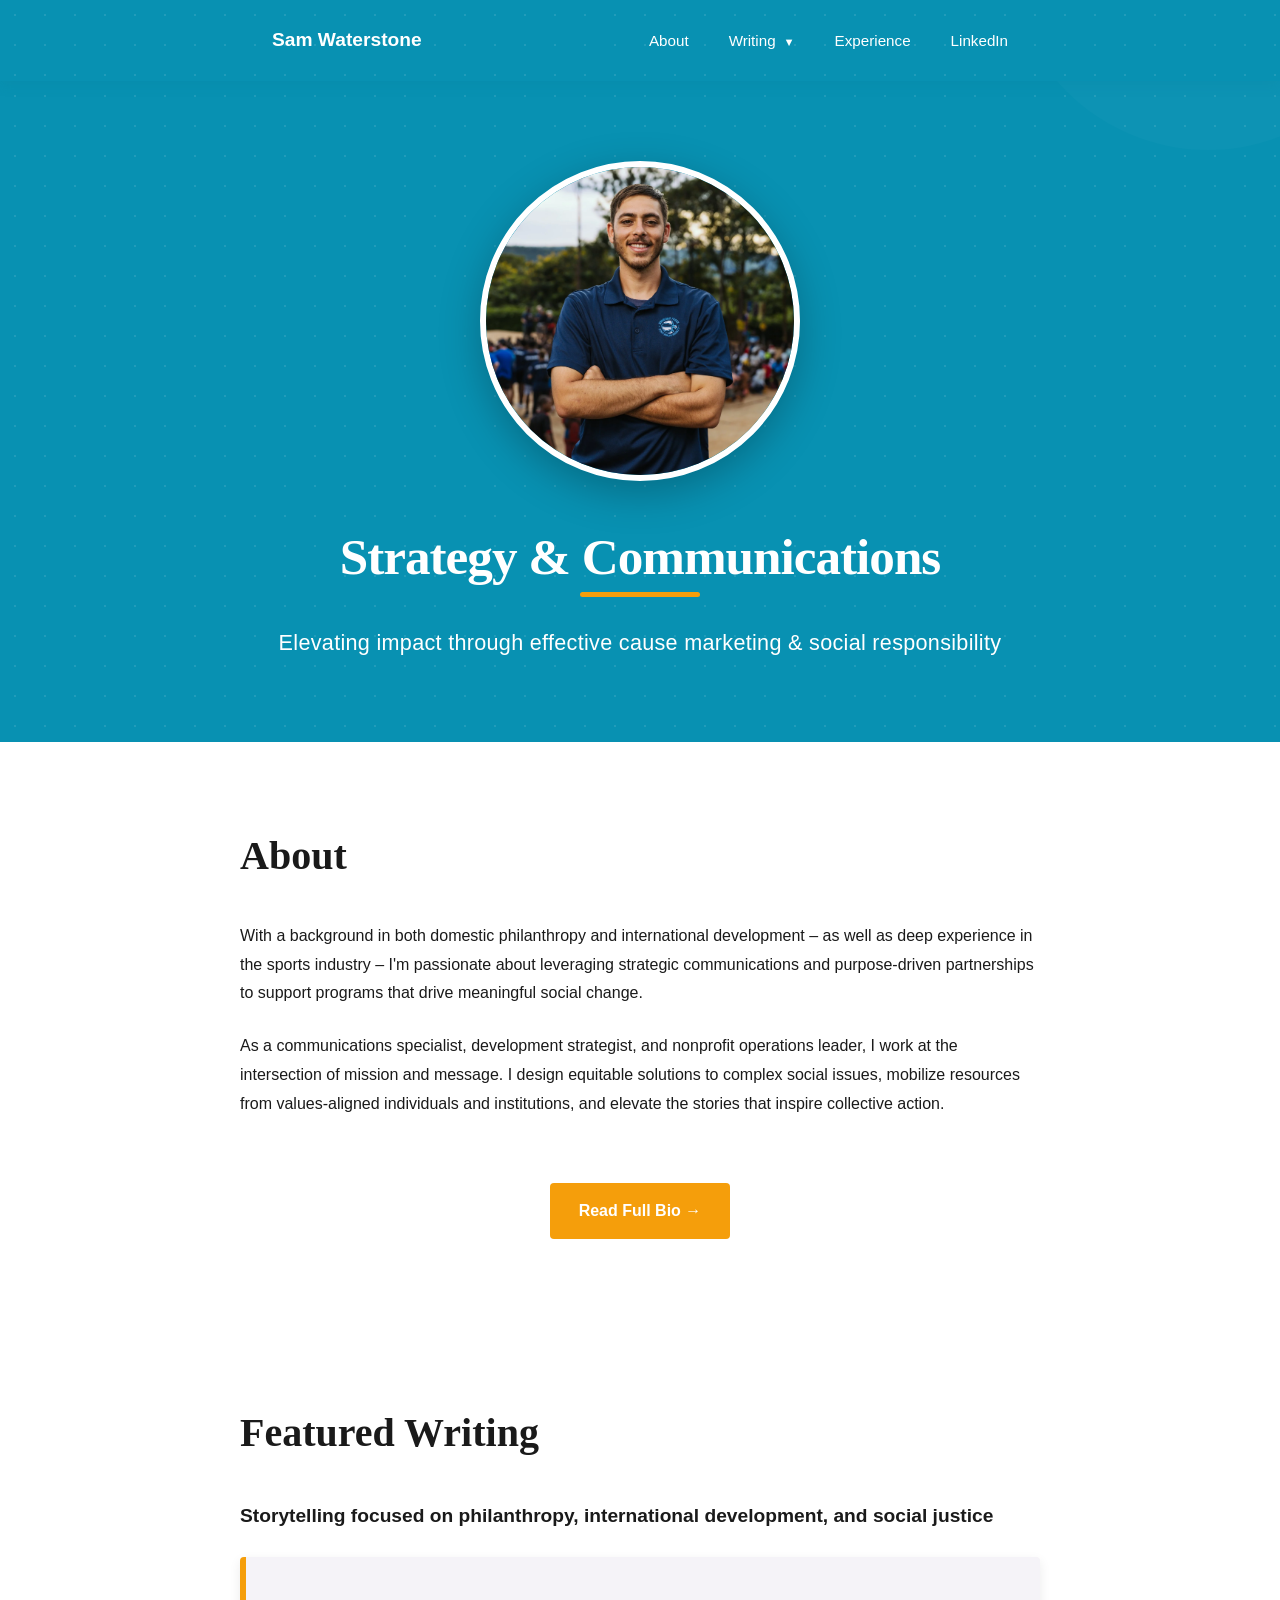
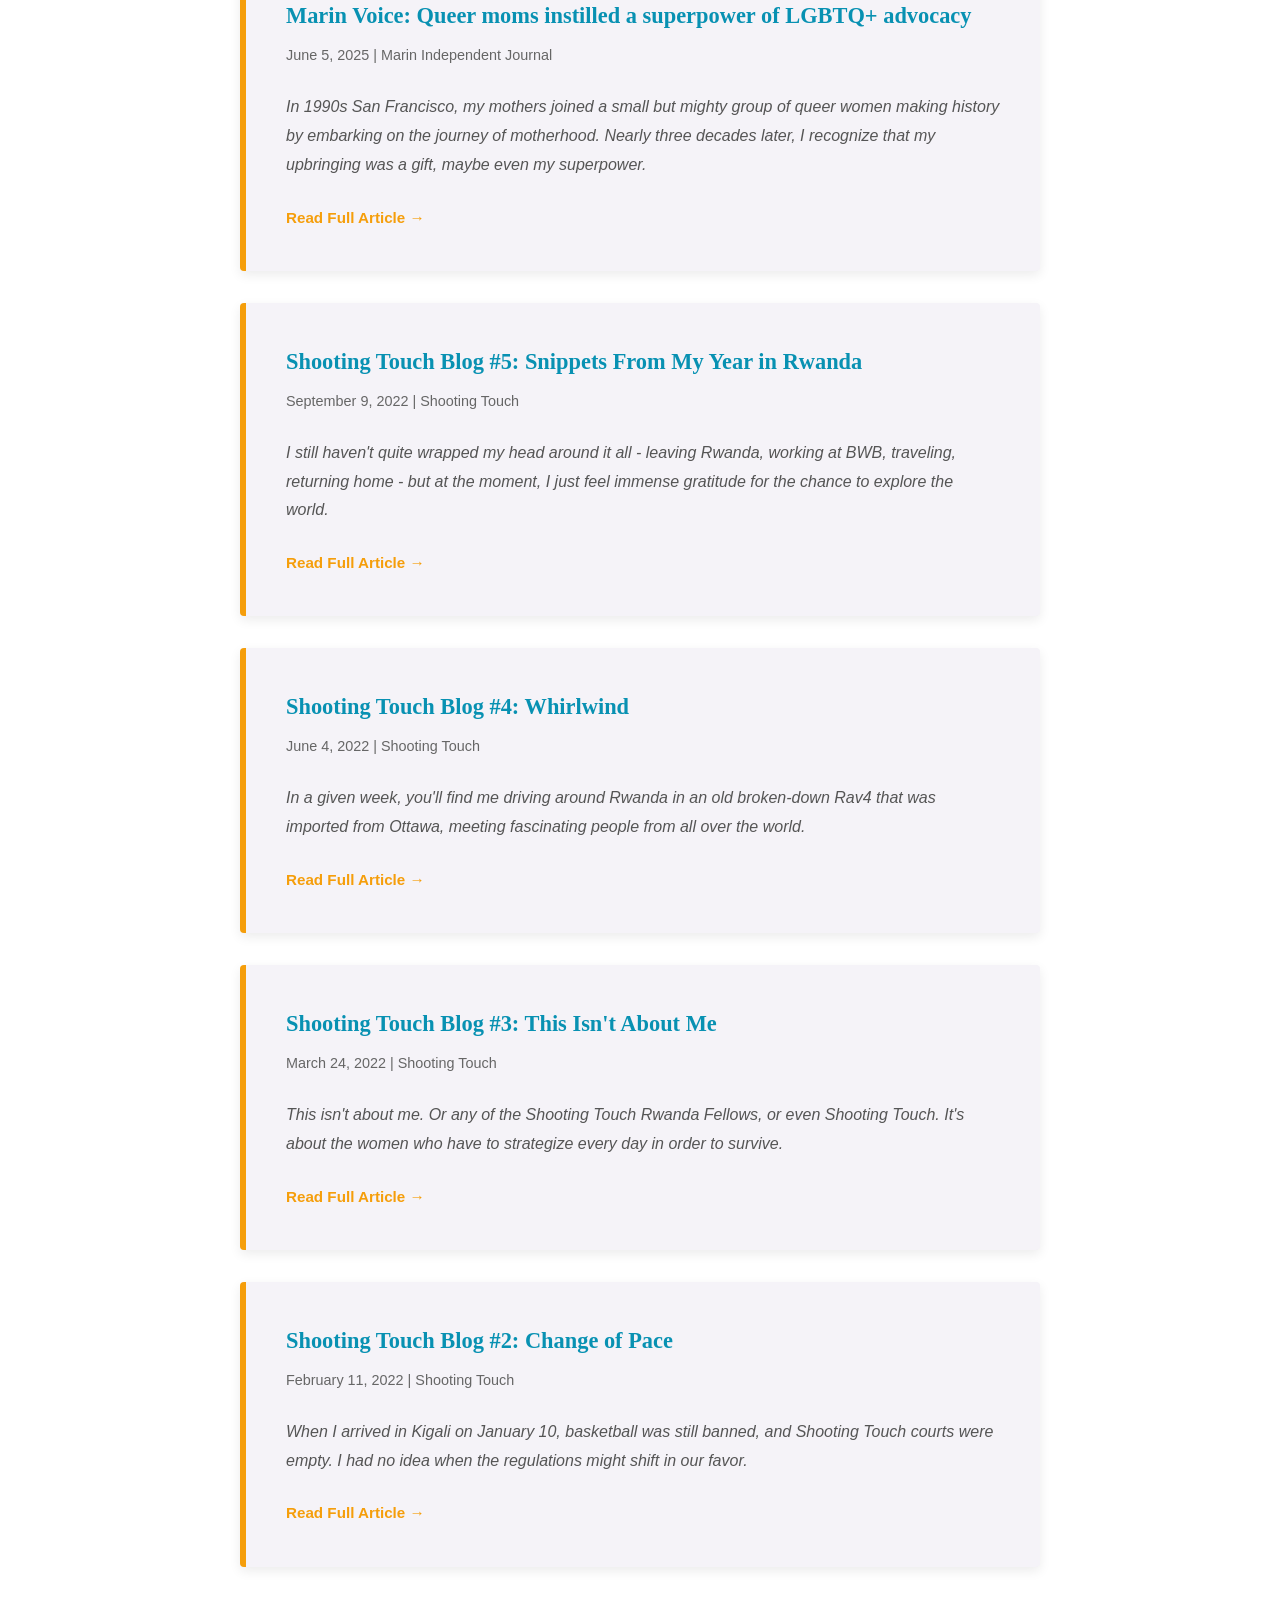
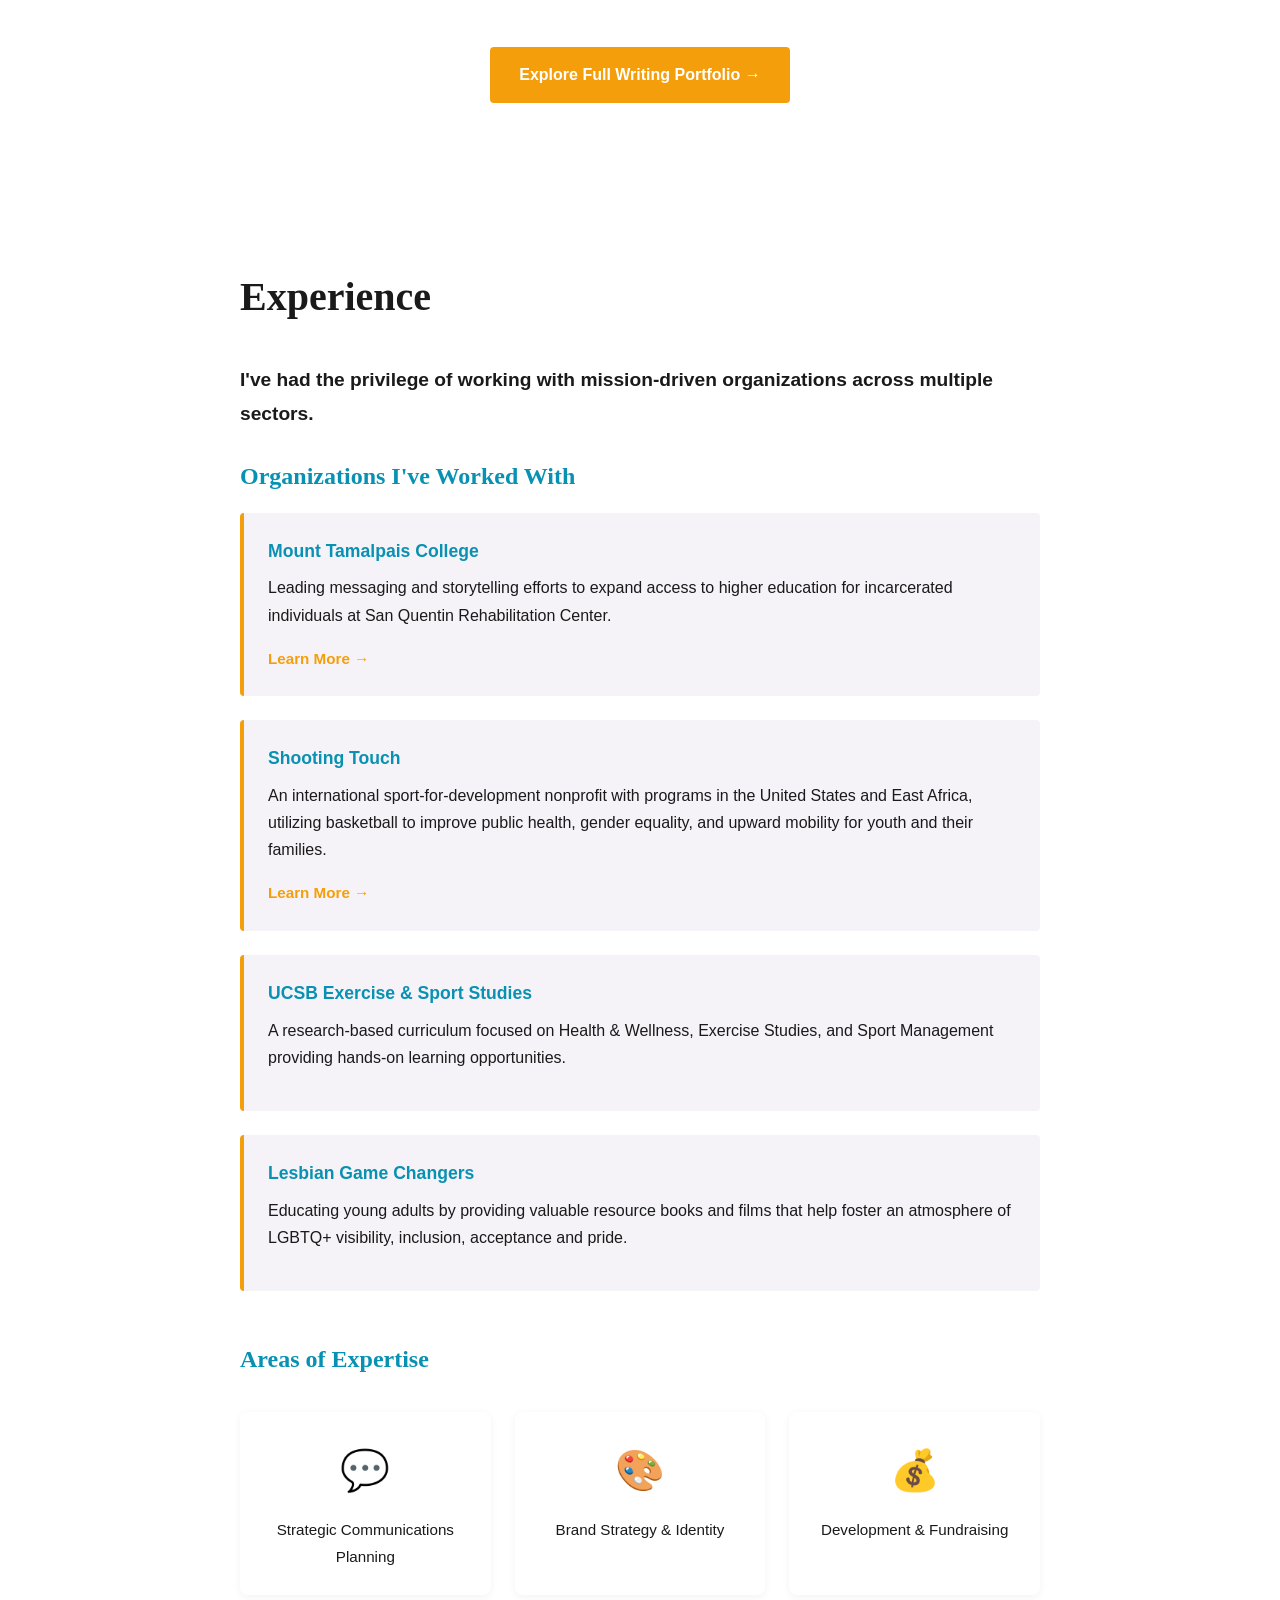
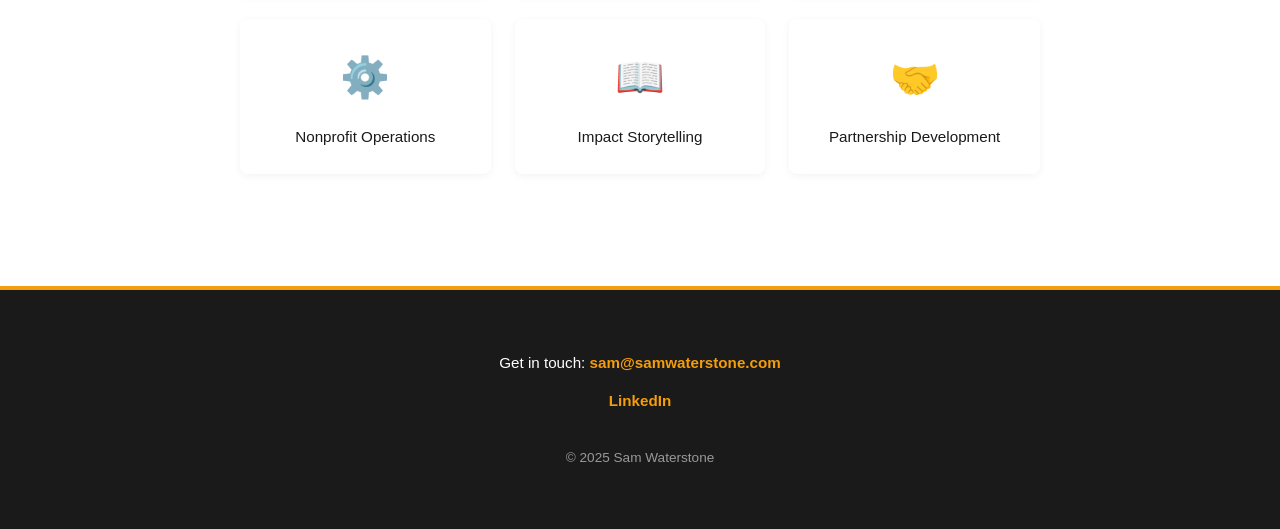
<file: index.html>
<!DOCTYPE html>
<html lang="en">
<head>
    <meta charset="UTF-8">
    <meta name="viewport" content="width=device-width, initial-scale=1.0">
    <title>Sam Waterstone | Strategy & Communications</title>
    <link rel="stylesheet" href="styles.css">
</head>
<body>
    <!-- Navigation -->
    <nav class="nav">
        <div class="nav-container">
            <a href="#home" class="nav-logo">Sam Waterstone</a>
            <ul class="nav-menu">
                <li><a href="#about">About</a></li>
                <li class="dropdown">
                    <a href="#">Writing</a>
                    <div class="dropdown-content">
                        <a href="writing.html">Portfolio</a>
                        <a href="blog.html">Blog</a>
                    </div>
                </li>
                <li><a href="#experience">Experience</a></li>
                <li><a href="https://www.linkedin.com/in/samwaterstone/" target="_blank">LinkedIn</a></li>
            </ul>
        </div>
    </nav>

    <!-- Hero Section -->
    <section id="home" class="hero">
        <div class="hero-content">
            <img src="hero.jpg" alt="Sam Waterstone" class="hero-image">
            <h1>Strategy & Communications</h1>
            <p class="hero-subtitle">Elevating impact through effective cause marketing & social responsibility</p>
        </div>
    </section>

    <!-- About Section -->
    <section id="about" class="section about">
        <div class="container">
            <h2>About</h2>
            <p>With a background in both domestic philanthropy and international development – as well as deep experience in the sports industry – I'm passionate about leveraging strategic communications and purpose-driven partnerships to support programs that drive meaningful social change.</p>
            <p>As a communications specialist, development strategist, and nonprofit operations leader, I work at the intersection of mission and message. I design equitable solutions to complex social issues, mobilize resources from values-aligned individuals and institutions, and elevate the stories that inspire collective action.</p>
            <div style="text-align: center; margin-top: 2rem; padding-top: 2rem;">
                <a href="about.html" style="display: inline-block; padding: 0.9rem 1.8rem; background: var(--amber); color: white; text-decoration: none; border-radius: 4px; font-weight: 600; transition: all 0.2s ease;" onmouseover="this.style.background='var(--teal)'" onmouseout="this.style.background='var(--amber)'">Read Full Bio →</a>
            </div>
        </div>
    </section>

    <!-- Writing Section -->
    <section id="writing" class="section writing">
        <div class="container">
            <h2>Featured Writing</h2>
            <p class="section-lead">Storytelling focused on philanthropy, international development, and social justice</p>
            
            <article class="article">
                <h3><a href="blog-post-1.html" style="color: var(--teal); text-decoration: none;">Marin Voice: Queer moms instilled a superpower of LGBTQ+ advocacy</a></h3>
                <p class="article-meta">June 5, 2025 | Marin Independent Journal</p>
                <p class="article-excerpt">In 1990s San Francisco, my mothers joined a small but mighty group of queer women making history by embarking on the journey of motherhood. Nearly three decades later, I recognize that my upbringing was a gift, maybe even my superpower.</p>
                <a href="blog-post-1.html" class="read-more">Read Full Article →</a>
            </article>

            <article class="article">
                <h3><a href="blog-post-2.html" style="color: var(--teal); text-decoration: none;">Shooting Touch Blog #5: Snippets From My Year in Rwanda</a></h3>
                <p class="article-meta">September 9, 2022 | Shooting Touch</p>
                <p class="article-excerpt">I still haven't quite wrapped my head around it all - leaving Rwanda, working at BWB, traveling, returning home - but at the moment, I just feel immense gratitude for the chance to explore the world.</p>
                <a href="blog-post-2.html" class="read-more">Read Full Article →</a>
            </article>

            <article class="article">
                <h3><a href="blog-post-3.html" style="color: var(--teal); text-decoration: none;">Shooting Touch Blog #4: Whirlwind</a></h3>
                <p class="article-meta">June 4, 2022 | Shooting Touch</p>
                <p class="article-excerpt">In a given week, you'll find me driving around Rwanda in an old broken-down Rav4 that was imported from Ottawa, meeting fascinating people from all over the world.</p>
                <a href="blog-post-3.html" class="read-more">Read Full Article →</a>
            </article>

            <article class="article">
                <h3><a href="blog-post-4.html" style="color: var(--teal); text-decoration: none;">Shooting Touch Blog #3: This Isn't About Me</a></h3>
                <p class="article-meta">March 24, 2022 | Shooting Touch</p>
                <p class="article-excerpt">This isn't about me. Or any of the Shooting Touch Rwanda Fellows, or even Shooting Touch. It's about the women who have to strategize every day in order to survive.</p>
                <a href="blog-post-4.html" class="read-more">Read Full Article →</a>
            </article>

            <article class="article">
                <h3><a href="blog-post-5.html" style="color: var(--teal); text-decoration: none;">Shooting Touch Blog #2: Change of Pace</a></h3>
                <p class="article-meta">February 11, 2022 | Shooting Touch</p>
                <p class="article-excerpt">When I arrived in Kigali on January 10, basketball was still banned, and Shooting Touch courts were empty. I had no idea when the regulations might shift in our favor.</p>
                <a href="blog-post-5.html" class="read-more">Read Full Article →</a>
            </article>

            <div style="text-align: center; margin-top: 3rem; padding-top: 2rem;">
                <a href="writing.html" style="display: inline-block; padding: 0.9rem 1.8rem; background: var(--amber); color: white; text-decoration: none; border-radius: 4px; font-weight: 600; transition: all 0.2s ease;" onmouseover="this.style.background='var(--teal)'" onmouseout="this.style.background='var(--amber)'">Explore Full Writing Portfolio →</a>
            </div>
        </div>
    </section>

    <!-- Experience Section -->
    <section id="experience" class="section consulting">
        <div class="container">
            <h2>Experience</h2>
            <p class="section-lead">I've had the privilege of working with mission-driven organizations across multiple sectors.</p>
            
            <h3>Organizations I've Worked With</h3>

            <article class="service-item">
                <h4>Mount Tamalpais College</h4>
                <p>Leading messaging and storytelling efforts to expand access to higher education for incarcerated individuals at San Quentin Rehabilitation Center.</p>
                <a href="https://www.mttamcollege.edu/" target="_blank" class="read-more">Learn More →</a>
            </article>

            <article class="service-item">
                <h4>Shooting Touch</h4>
                <p>An international sport-for-development nonprofit with programs in the United States and East Africa, utilizing basketball to improve public health, gender equality, and upward mobility for youth and their families.</p>
                <a href="https://www.shootingtouch.com/" target="_blank" class="read-more">Learn More →</a>
            </article>

            <article class="service-item">
                <h4>UCSB Exercise & Sport Studies</h4>
                <p>A research-based curriculum focused on Health & Wellness, Exercise Studies, and Sport Management providing hands-on learning opportunities.</p>
            </article>

            <article class="service-item">
                <h4><a href="https://lesbiangamechangers.com/" target="_blank">Lesbian Game Changers</a></h4>
                <p>Educating young adults by providing valuable resource books and films that help foster an atmosphere of LGBTQ+ visibility, inclusion, acceptance and pride.</p>
            </article>

            <h3 style="margin-top: 3rem;">Areas of Expertise</h3>
            <div class="expertise-grid">
                <div class="expertise-item">
                    <span class="expertise-icon">💬</span>
                    <p>Strategic Communications Planning</p>
                </div>
                <div class="expertise-item">
                    <span class="expertise-icon">🎨</span>
                    <p>Brand Strategy & Identity</p>
                </div>
                <div class="expertise-item">
                    <span class="expertise-icon">💰</span>
                    <p>Development & Fundraising</p>
                </div>
                <div class="expertise-item">
                    <span class="expertise-icon">⚙️</span>
                    <p>Nonprofit Operations</p>
                </div>
                <div class="expertise-item">
                    <span class="expertise-icon">📖</span>
                    <p>Impact Storytelling</p>
                </div>
                <div class="expertise-item">
                    <span class="expertise-icon">🤝</span>
                    <p>Partnership Development</p>
                </div>
            </div>
        </div>
    </section>

    <!-- Footer -->
    <footer class="footer">
        <div class="container">
            <p>Get in touch: <a href="mailto:sam@samwaterstone.com">sam@samwaterstone.com</a></p>
            <p><a href="https://www.linkedin.com/in/samwaterstone/" target="_blank">LinkedIn</a></p>
            <p class="footer-note">© 2025 Sam Waterstone</p>
        </div>
    </footer>

</body>
</html>
</file>
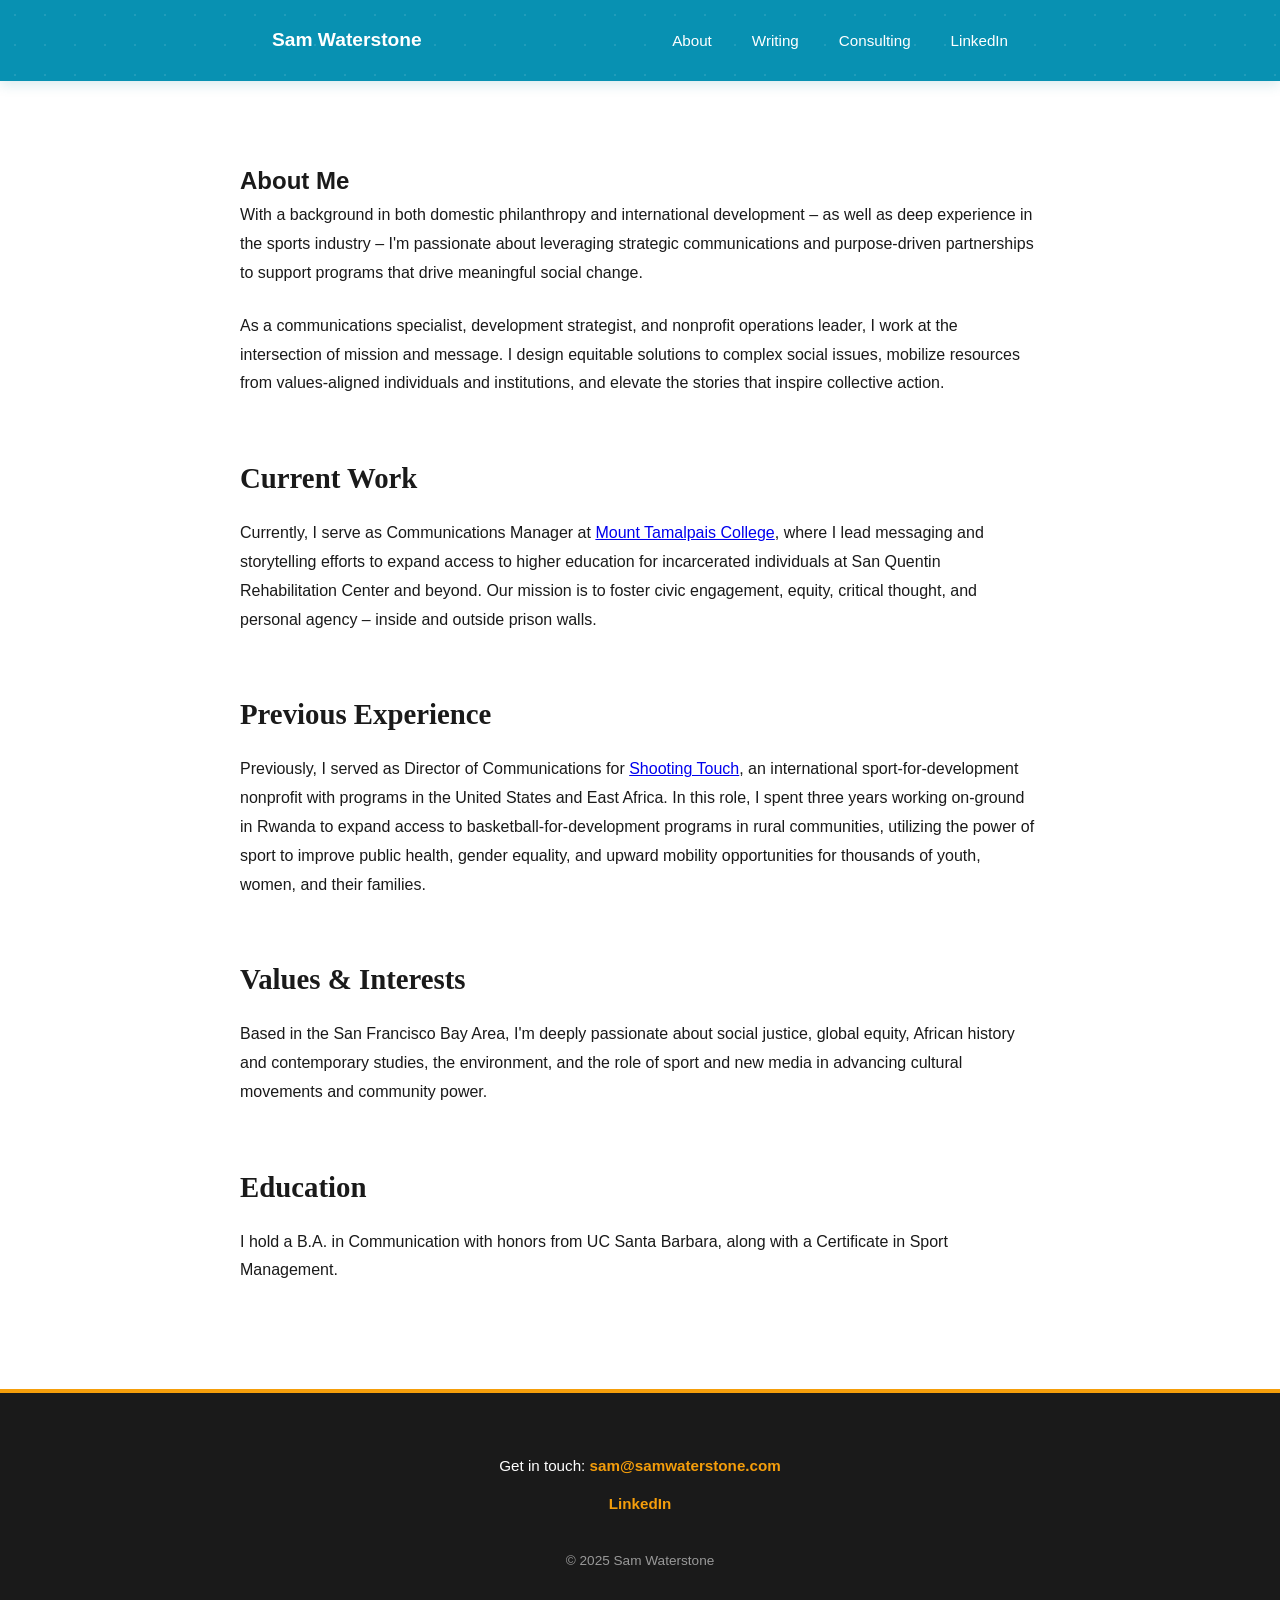
<file: about.html>
<!DOCTYPE html>
<html lang="en">
<head>
    <meta charset="UTF-8">
    <meta name="viewport" content="width=device-width, initial-scale=1.0">
    <title>About | Sam Waterstone</title>
    <link rel="stylesheet" href="styles.css">
</head>
<body>
    <!-- Navigation -->
    <nav class="nav">
        <div class="nav-container">
            <a href="index.html" class="nav-logo">Sam Waterstone</a>
            <ul class="nav-menu">
                <li><a href="index.html#about">About</a></li>
                <li><a href="writing.html">Writing</a></li>
                <li><a href="index.html#consulting">Consulting</a></li>
                <li><a href="https://www.linkedin.com/in/samwaterstone/" target="_blank">LinkedIn</a></li>
            </ul>
        </div>
    </nav>

    <!-- About Section -->
    <section class="section about-page">
        <div class="container">
            <h1>About Me</h1>
            
            <p>With a background in both domestic philanthropy and international development – as well as deep experience in the sports industry – I'm passionate about leveraging strategic communications and purpose-driven partnerships to support programs that drive meaningful social change.</p>

            <p>As a communications specialist, development strategist, and nonprofit operations leader, I work at the intersection of mission and message. I design equitable solutions to complex social issues, mobilize resources from values-aligned individuals and institutions, and elevate the stories that inspire collective action.</p>

            <h2>Current Work</h2>

            <p>Currently, I serve as Communications Manager at <a href="https://www.mttamcollege.edu/" target="_blank">Mount Tamalpais College</a>, where I lead messaging and storytelling efforts to expand access to higher education for incarcerated individuals at San Quentin Rehabilitation Center and beyond. Our mission is to foster civic engagement, equity, critical thought, and personal agency – inside and outside prison walls.</p>

            <h2>Previous Experience</h2>

            <p>Previously, I served as Director of Communications for <a href="https://www.shootingtouch.com/" target="_blank">Shooting Touch</a>, an international sport-for-development nonprofit with programs in the United States and East Africa. In this role, I spent three years working on-ground in Rwanda to expand access to basketball-for-development programs in rural communities, utilizing the power of sport to improve public health, gender equality, and upward mobility opportunities for thousands of youth, women, and their families.</p>

            <h2>Values & Interests</h2>

            <p>Based in the San Francisco Bay Area, I'm deeply passionate about social justice, global equity, African history and contemporary studies, the environment, and the role of sport and new media in advancing cultural movements and community power.</p>

            <h2>Education</h2>

            <p>I hold a B.A. in Communication with honors from UC Santa Barbara, along with a Certificate in Sport Management.</p>
        </div>
    </section>

    <!-- Footer -->
    <footer class="footer">
        <div class="container">
            <p>Get in touch: <a href="mailto:sam@samwaterstone.com">sam@samwaterstone.com</a></p>
            <p><a href="https://www.linkedin.com/in/samwaterstone/" target="_blank">LinkedIn</a></p>
            <p class="footer-note">© 2025 Sam Waterstone</p>
        </div>
    </footer>

</body>
</html>
</file>
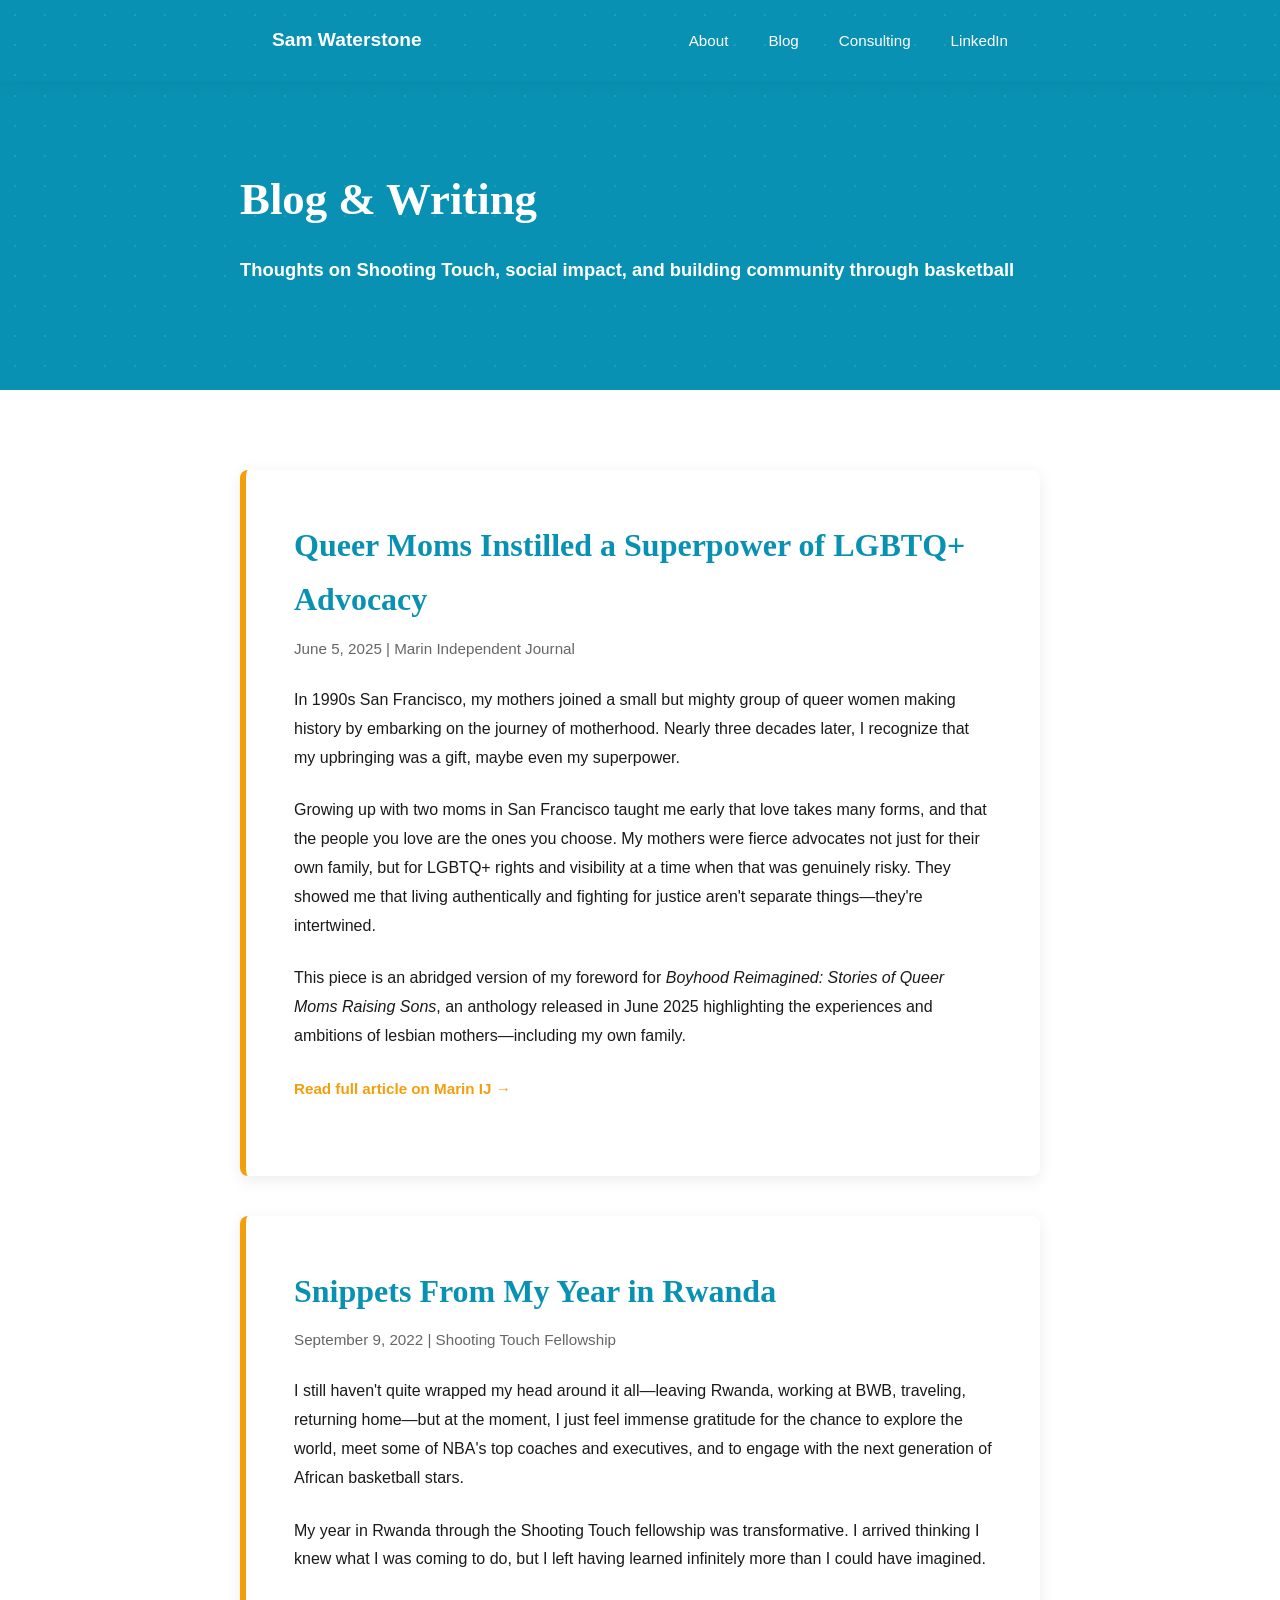
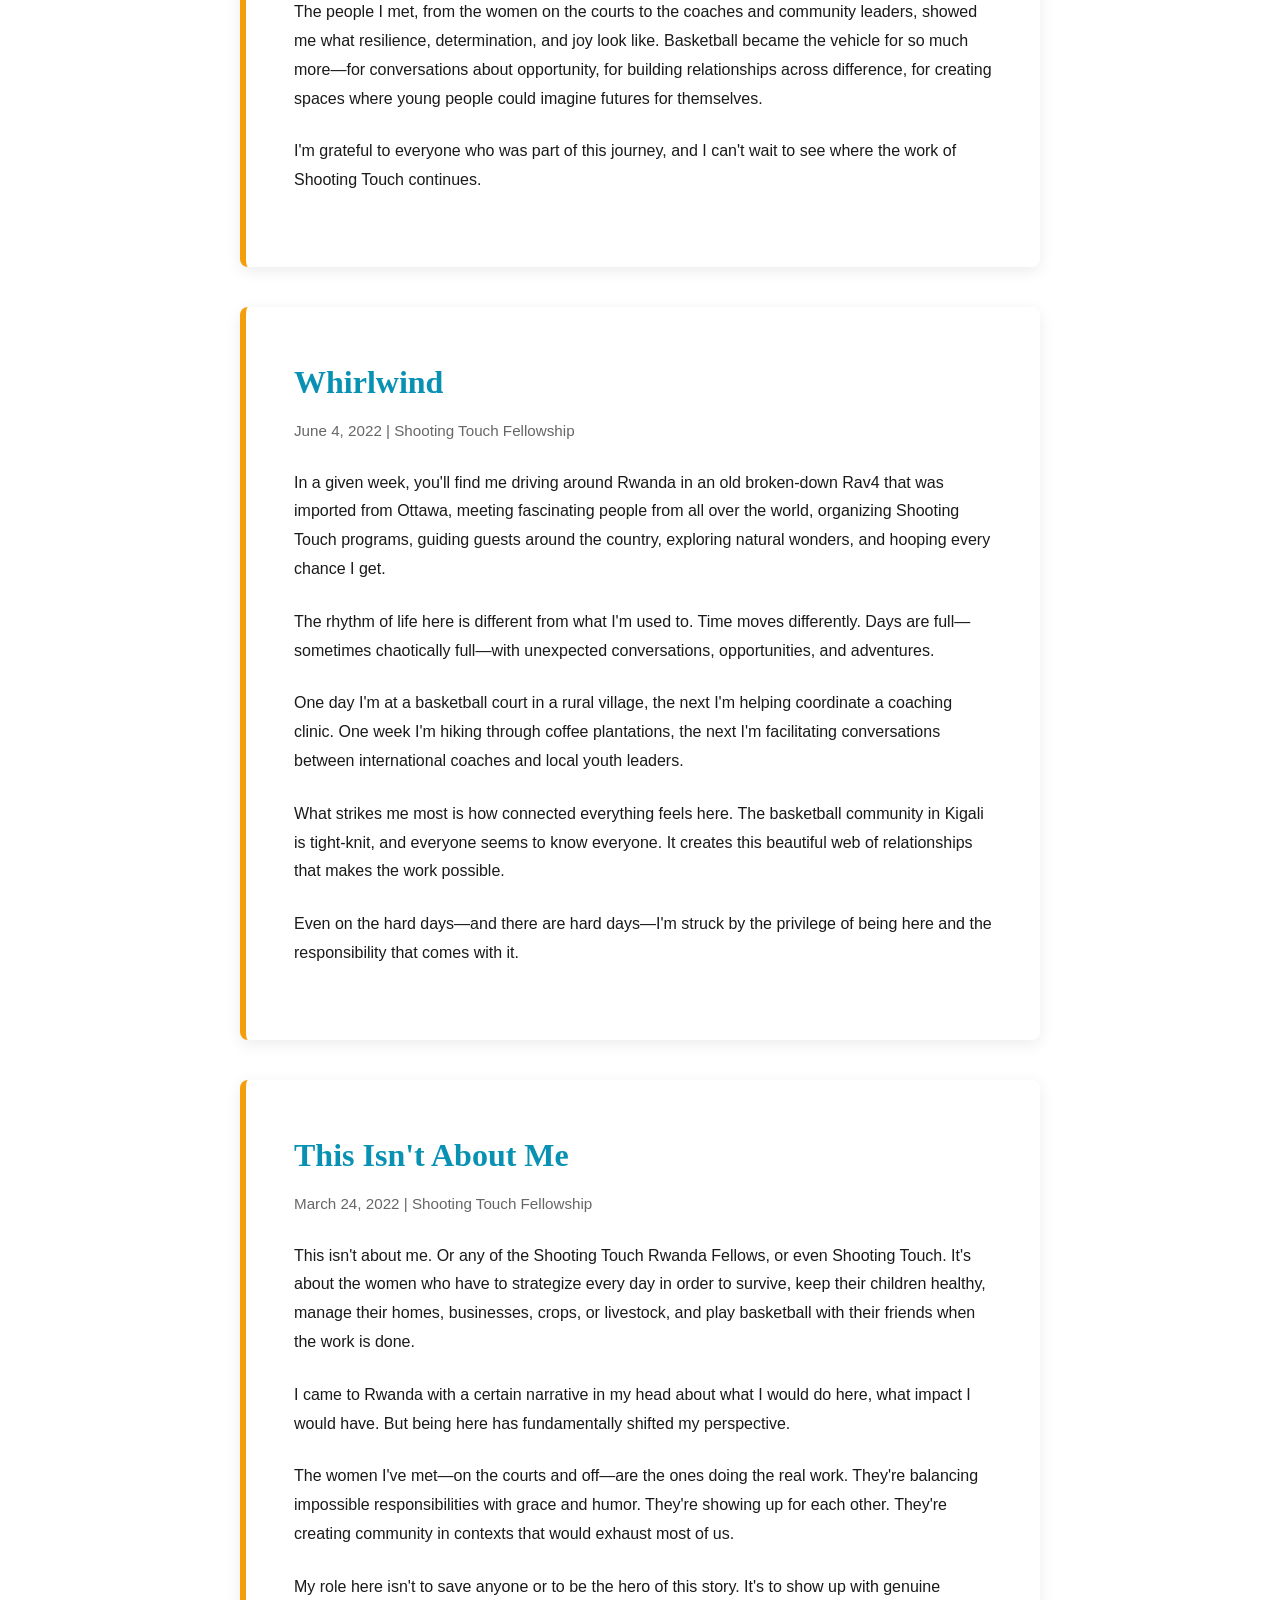
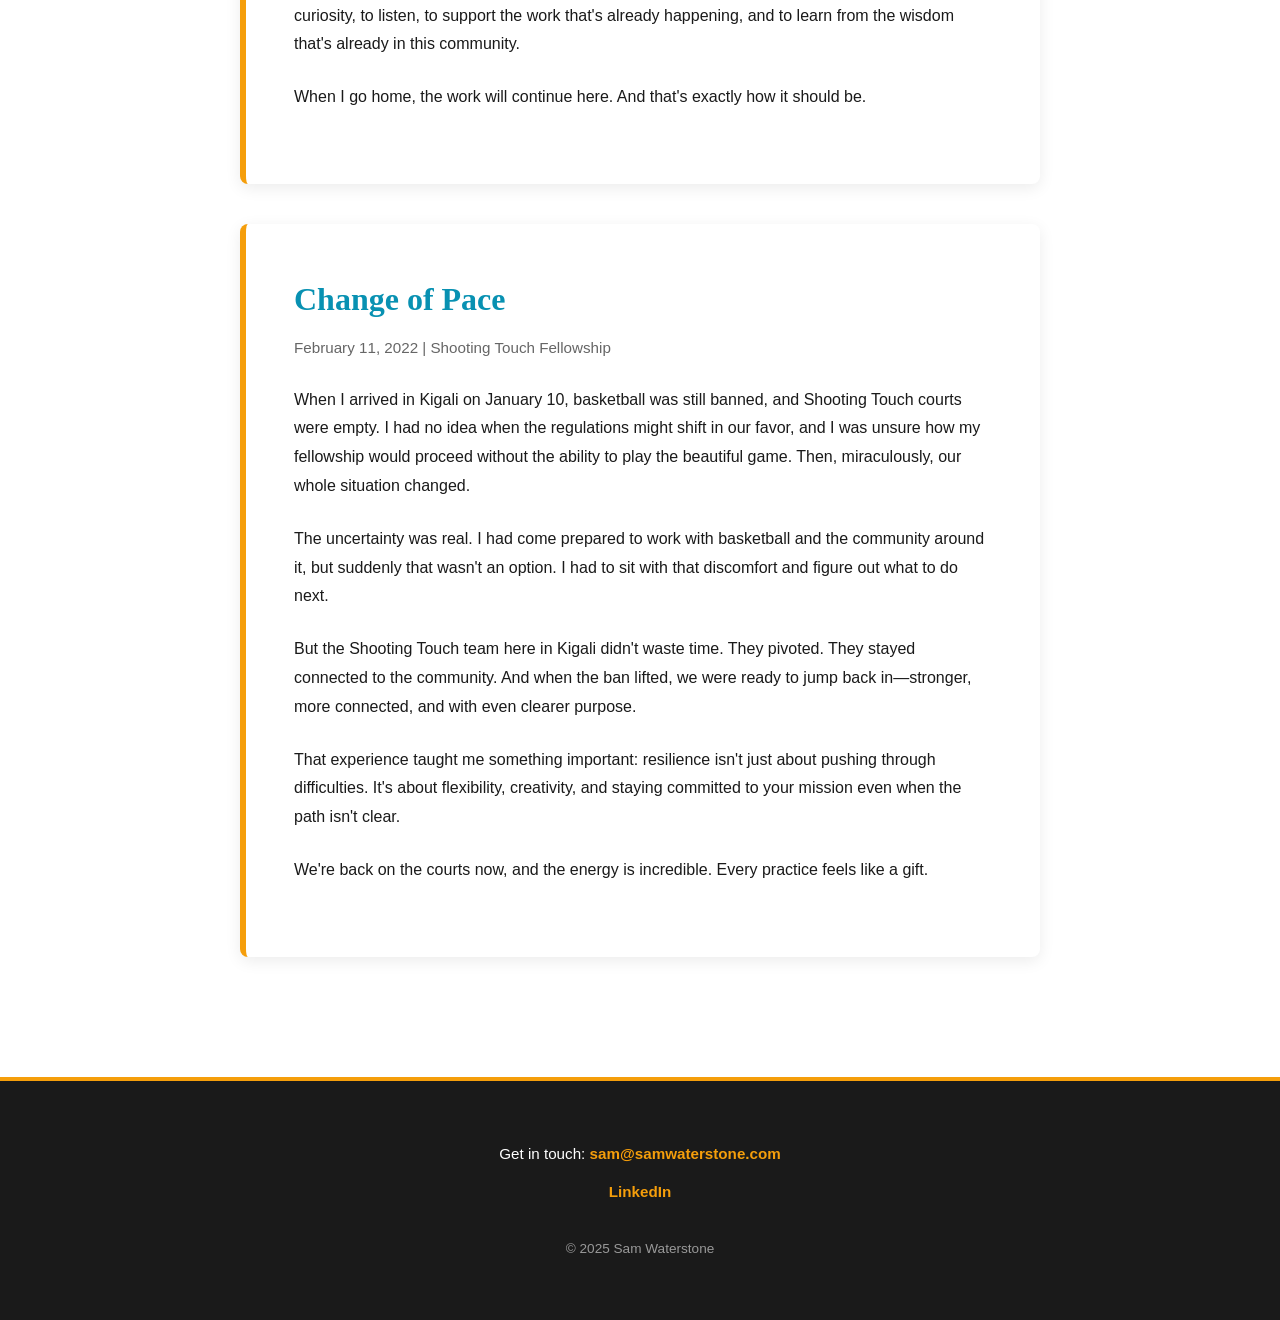
<file: blog (1).html>
<!DOCTYPE html>
<html lang="en">
<head>
    <meta charset="UTF-8">
    <meta name="viewport" content="width=device-width, initial-scale=1.0">
    <title>Blog | Sam Waterstone</title>
    <link rel="stylesheet" href="styles.css">
</head>
<body>
    <!-- Navigation -->
    <nav class="nav">
        <div class="nav-container">
            <a href="index.html" class="nav-logo">Sam Waterstone</a>
            <ul class="nav-menu">
                <li><a href="index.html#about">About</a></li>
                <li><a href="blog.html">Blog</a></li>
                <li><a href="index.html#consulting">Consulting</a></li>
                <li><a href="https://www.linkedin.com/in/samwaterstone/" target="_blank">LinkedIn</a></li>
            </ul>
        </div>
    </nav>

    <!-- Blog Header -->
    <section class="section blog-header">
        <div class="container">
            <h1>Blog & Writing</h1>
            <p class="section-lead">Thoughts on Shooting Touch, social impact, and building community through basketball</p>
        </div>
    </section>

    <!-- Blog Posts -->
    <section class="section writing">
        <div class="container">
            <!-- Post 1 -->
            <article class="blog-post">
                <h2>Queer Moms Instilled a Superpower of LGBTQ+ Advocacy</h2>
                <p class="article-meta">June 5, 2025 | Marin Independent Journal</p>
                <p>In 1990s San Francisco, my mothers joined a small but mighty group of queer women making history by embarking on the journey of motherhood. Nearly three decades later, I recognize that my upbringing was a gift, maybe even my superpower.</p>
                <p>Growing up with two moms in San Francisco taught me early that love takes many forms, and that the people you love are the ones you choose. My mothers were fierce advocates not just for their own family, but for LGBTQ+ rights and visibility at a time when that was genuinely risky. They showed me that living authentically and fighting for justice aren't separate things—they're intertwined.</p>
                <p>This piece is an abridged version of my foreword for <em>Boyhood Reimagined: Stories of Queer Moms Raising Sons</em>, an anthology released in June 2025 highlighting the experiences and ambitions of lesbian mothers—including my own family.</p>
                <p><a href="https://www.marinij.com/2025/06/04/marin-voice-queer-moms-instilled-a-superpower-of-lgbtq-advocacy/" target="_blank" class="read-more">Read full article on Marin IJ →</a></p>
            </article>

            <!-- Post 2 -->
            <article class="blog-post">
                <h2>Snippets From My Year in Rwanda</h2>
                <p class="article-meta">September 9, 2022 | Shooting Touch Fellowship</p>
                <p>I still haven't quite wrapped my head around it all—leaving Rwanda, working at BWB, traveling, returning home—but at the moment, I just feel immense gratitude for the chance to explore the world, meet some of NBA's top coaches and executives, and to engage with the next generation of African basketball stars.</p>
                <p>My year in Rwanda through the Shooting Touch fellowship was transformative. I arrived thinking I knew what I was coming to do, but I left having learned infinitely more than I could have imagined.</p>
                <p>The people I met, from the women on the courts to the coaches and community leaders, showed me what resilience, determination, and joy look like. Basketball became the vehicle for so much more—for conversations about opportunity, for building relationships across difference, for creating spaces where young people could imagine futures for themselves.</p>
                <p>I'm grateful to everyone who was part of this journey, and I can't wait to see where the work of Shooting Touch continues.</p>
            </article>

            <!-- Post 3 -->
            <article class="blog-post">
                <h2>Whirlwind</h2>
                <p class="article-meta">June 4, 2022 | Shooting Touch Fellowship</p>
                <p>In a given week, you'll find me driving around Rwanda in an old broken-down Rav4 that was imported from Ottawa, meeting fascinating people from all over the world, organizing Shooting Touch programs, guiding guests around the country, exploring natural wonders, and hooping every chance I get.</p>
                <p>The rhythm of life here is different from what I'm used to. Time moves differently. Days are full—sometimes chaotically full—with unexpected conversations, opportunities, and adventures.</p>
                <p>One day I'm at a basketball court in a rural village, the next I'm helping coordinate a coaching clinic. One week I'm hiking through coffee plantations, the next I'm facilitating conversations between international coaches and local youth leaders.</p>
                <p>What strikes me most is how connected everything feels here. The basketball community in Kigali is tight-knit, and everyone seems to know everyone. It creates this beautiful web of relationships that makes the work possible.</p>
                <p>Even on the hard days—and there are hard days—I'm struck by the privilege of being here and the responsibility that comes with it.</p>
            </article>

            <!-- Post 4 -->
            <article class="blog-post">
                <h2>This Isn't About Me</h2>
                <p class="article-meta">March 24, 2022 | Shooting Touch Fellowship</p>
                <p>This isn't about me. Or any of the Shooting Touch Rwanda Fellows, or even Shooting Touch. It's about the women who have to strategize every day in order to survive, keep their children healthy, manage their homes, businesses, crops, or livestock, and play basketball with their friends when the work is done.</p>
                <p>I came to Rwanda with a certain narrative in my head about what I would do here, what impact I would have. But being here has fundamentally shifted my perspective.</p>
                <p>The women I've met—on the courts and off—are the ones doing the real work. They're balancing impossible responsibilities with grace and humor. They're showing up for each other. They're creating community in contexts that would exhaust most of us.</p>
                <p>My role here isn't to save anyone or to be the hero of this story. It's to show up with genuine curiosity, to listen, to support the work that's already happening, and to learn from the wisdom that's already in this community.</p>
                <p>When I go home, the work will continue here. And that's exactly how it should be.</p>
            </article>

            <!-- Post 5 -->
            <article class="blog-post">
                <h2>Change of Pace</h2>
                <p class="article-meta">February 11, 2022 | Shooting Touch Fellowship</p>
                <p>When I arrived in Kigali on January 10, basketball was still banned, and Shooting Touch courts were empty. I had no idea when the regulations might shift in our favor, and I was unsure how my fellowship would proceed without the ability to play the beautiful game. Then, miraculously, our whole situation changed.</p>
                <p>The uncertainty was real. I had come prepared to work with basketball and the community around it, but suddenly that wasn't an option. I had to sit with that discomfort and figure out what to do next.</p>
                <p>But the Shooting Touch team here in Kigali didn't waste time. They pivoted. They stayed connected to the community. And when the ban lifted, we were ready to jump back in—stronger, more connected, and with even clearer purpose.</p>
                <p>That experience taught me something important: resilience isn't just about pushing through difficulties. It's about flexibility, creativity, and staying committed to your mission even when the path isn't clear.</p>
                <p>We're back on the courts now, and the energy is incredible. Every practice feels like a gift.</p>
            </article>
        </div>
    </section>

    <!-- Footer -->
    <footer class="footer">
        <div class="container">
            <p>Get in touch: <a href="mailto:sam@samwaterstone.com">sam@samwaterstone.com</a></p>
            <p><a href="https://www.linkedin.com/in/samwaterstone/" target="_blank">LinkedIn</a></p>
            <p class="footer-note">© 2025 Sam Waterstone</p>
        </div>
    </footer>

</body>
</html>
</file>
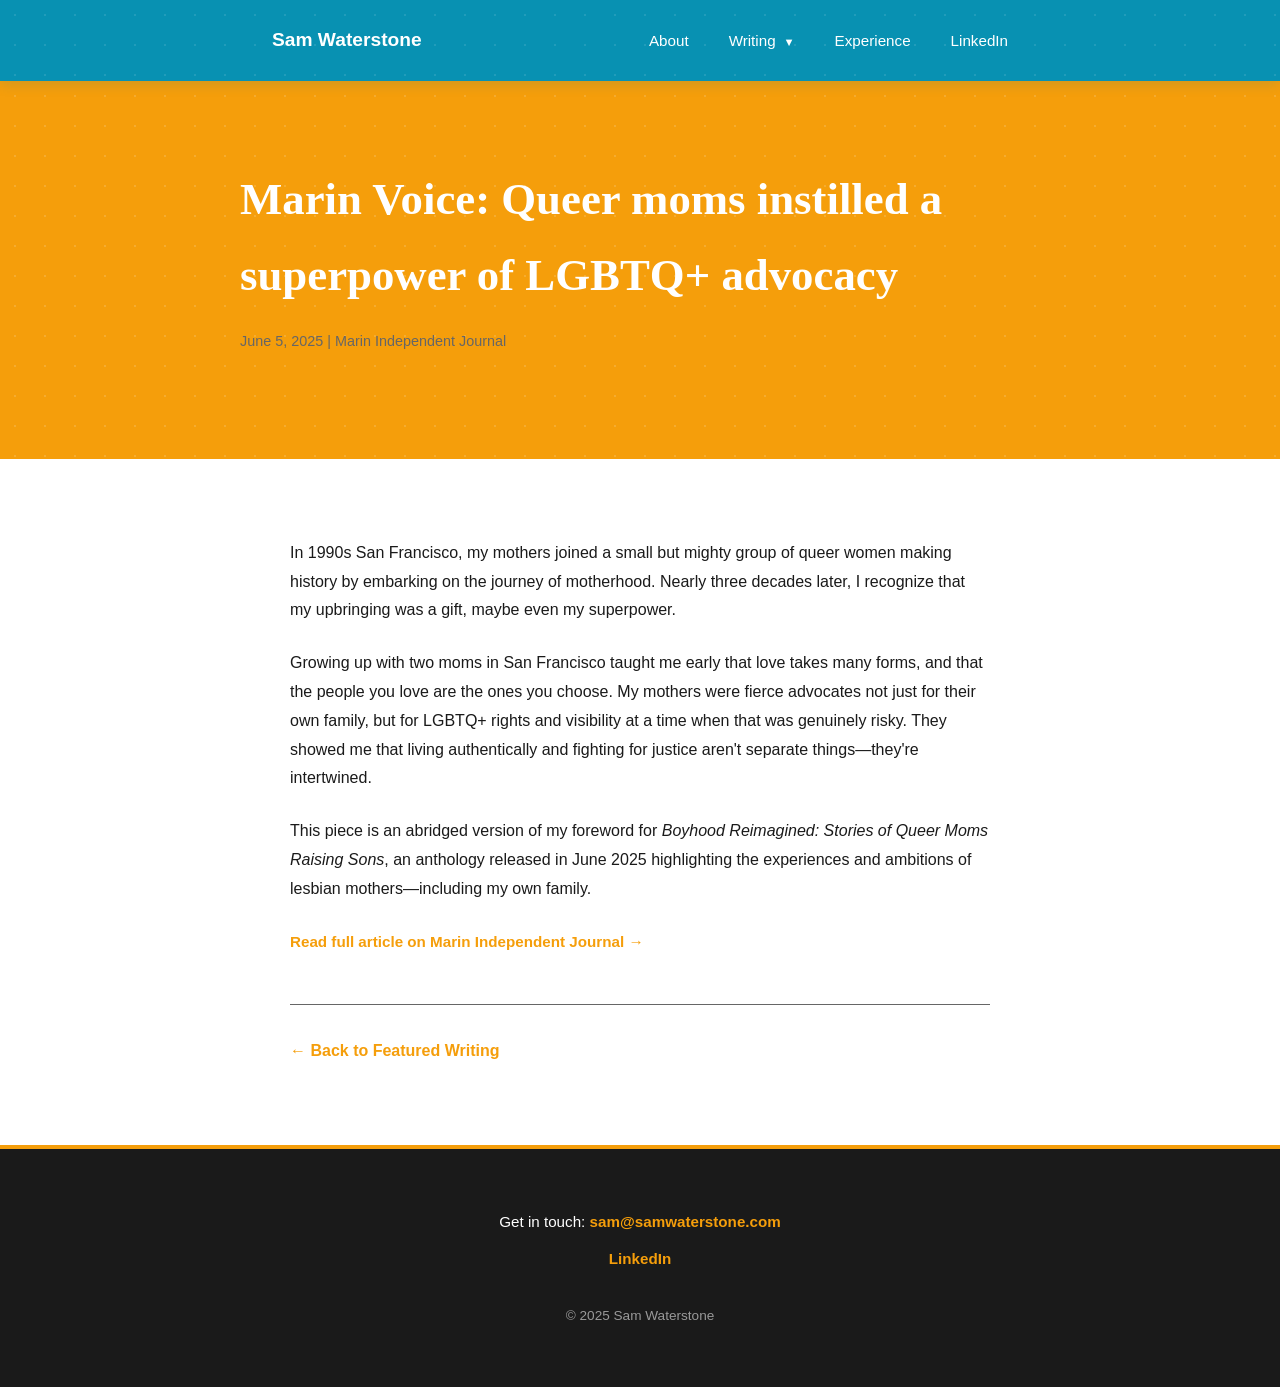
<file: blog-post-1.html>
<!DOCTYPE html>
<html lang="en">
<head>
    <meta charset="UTF-8">
    <meta name="viewport" content="width=device-width, initial-scale=1.0">
    <title>Queer Moms Instilled LGBTQ+ Advocacy | Sam Waterstone</title>
    <link rel="stylesheet" href="styles.css">
</head>
<body>
    <nav class="nav">
        <div class="nav-container">
            <a href="index.html" class="nav-logo">Sam Waterstone</a>
            <ul class="nav-menu">
                <li><a href="index.html#about">About</a></li>
                <li class="dropdown">
                    <a href="#">Writing</a>
                    <div class="dropdown-content">
                        <a href="writing.html">Portfolio</a>
                        <a href="blog.html">Blog</a>
                    </div>
                </li>
                <li><a href="index.html#experience">Experience</a></li>
                <li><a href="https://www.linkedin.com/in/samwaterstone/" target="_blank">LinkedIn</a></li>
            </ul>
        </div>
    </nav>

    <section class="section writing-header">
        <div class="container">
            <h1>Marin Voice: Queer moms instilled a superpower of LGBTQ+ advocacy</h1>
            <p class="article-meta">June 5, 2025 | Marin Independent Journal</p>
        </div>
    </section>

    <section class="section writing">
        <div class="container" style="max-width: 700px;">
            <p>In 1990s San Francisco, my mothers joined a small but mighty group of queer women making history by embarking on the journey of motherhood. Nearly three decades later, I recognize that my upbringing was a gift, maybe even my superpower.</p>

            <p>Growing up with two moms in San Francisco taught me early that love takes many forms, and that the people you love are the ones you choose. My mothers were fierce advocates not just for their own family, but for LGBTQ+ rights and visibility at a time when that was genuinely risky. They showed me that living authentically and fighting for justice aren't separate things—they're intertwined.</p>

            <p>This piece is an abridged version of my foreword for <em>Boyhood Reimagined: Stories of Queer Moms Raising Sons</em>, an anthology released in June 2025 highlighting the experiences and ambitions of lesbian mothers—including my own family.</p>

            <p><a href="https://www.marinij.com/2025/06/04/marin-voice-queer-moms-instilled-a-superpower-of-lgbtq-advocacy/" target="_blank" class="read-more">Read full article on Marin Independent Journal →</a></p>

            <div style="margin-top: 3rem; padding-top: 2rem; border-top: 1px solid var(--light-gray);">
                <a href="blog.html" style="color: var(--amber); text-decoration: none; font-weight: 600;">← Back to Featured Writing</a>
            </div>
        </div>
    </section>

    <footer class="footer">
        <div class="container">
            <p>Get in touch: <a href="mailto:sam@samwaterstone.com">sam@samwaterstone.com</a></p>
            <p><a href="https://www.linkedin.com/in/samwaterstone/" target="_blank">LinkedIn</a></p>
            <p class="footer-note">© 2025 Sam Waterstone</p>
        </div>
    </footer>
</body>
</html>
</file>
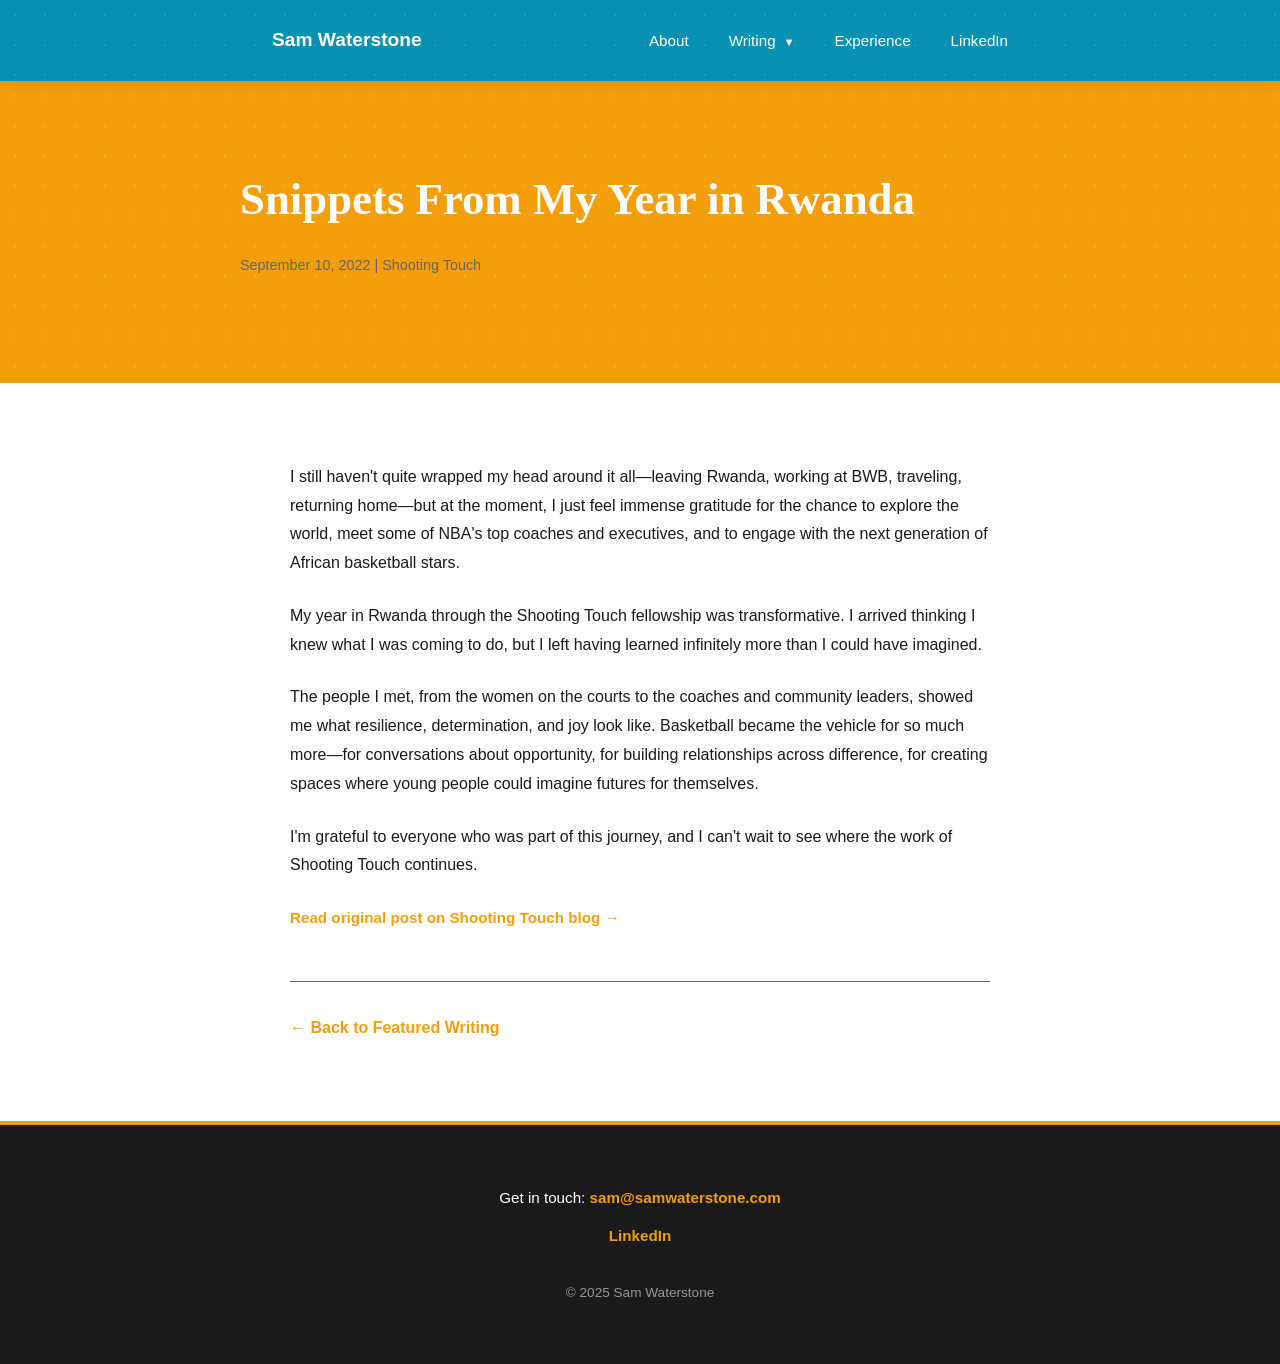
<file: blog-post-2.html>
<!DOCTYPE html>
<html lang="en">
<head>
    <meta charset="UTF-8">
    <meta name="viewport" content="width=device-width, initial-scale=1.0">
    <title>Snippets From My Year in Rwanda | Sam Waterstone</title>
    <link rel="stylesheet" href="styles.css">
</head>
<body>
    <nav class="nav">
        <div class="nav-container">
            <a href="index.html" class="nav-logo">Sam Waterstone</a>
            <ul class="nav-menu">
                <li><a href="index.html#about">About</a></li>
                <li class="dropdown">
                    <a href="#">Writing</a>
                    <div class="dropdown-content">
                        <a href="writing.html">Portfolio</a>
                        <a href="blog.html">Blog</a>
                    </div>
                </li>
                <li><a href="index.html#experience">Experience</a></li>
                <li><a href="https://www.linkedin.com/in/samwaterstone/" target="_blank">LinkedIn</a></li>
            </ul>
        </div>
    </nav>

    <section class="section writing-header">
        <div class="container">
            <h1>Snippets From My Year in Rwanda</h1>
            <p class="article-meta">September 10, 2022 | Shooting Touch</p>
        </div>
    </section>

    <section class="section writing">
        <div class="container" style="max-width: 700px;">
            <p>I still haven't quite wrapped my head around it all—leaving Rwanda, working at BWB, traveling, returning home—but at the moment, I just feel immense gratitude for the chance to explore the world, meet some of NBA's top coaches and executives, and to engage with the next generation of African basketball stars.</p>

            <p>My year in Rwanda through the Shooting Touch fellowship was transformative. I arrived thinking I knew what I was coming to do, but I left having learned infinitely more than I could have imagined.</p>

            <p>The people I met, from the women on the courts to the coaches and community leaders, showed me what resilience, determination, and joy look like. Basketball became the vehicle for so much more—for conversations about opportunity, for building relationships across difference, for creating spaces where young people could imagine futures for themselves.</p>

            <p>I'm grateful to everyone who was part of this journey, and I can't wait to see where the work of Shooting Touch continues.</p>

            <p><a href="https://shootingtouch.wordpress.com/2022/09/09/snippets-from-my-year-in-rwanda/" target="_blank" class="read-more">Read original post on Shooting Touch blog →</a></p>

            <div style="margin-top: 3rem; padding-top: 2rem; border-top: 1px solid var(--light-gray);">
                <a href="blog.html" style="color: var(--amber); text-decoration: none; font-weight: 600;">← Back to Featured Writing</a>
            </div>
        </div>
    </section>

    <footer class="footer">
        <div class="container">
            <p>Get in touch: <a href="mailto:sam@samwaterstone.com">sam@samwaterstone.com</a></p>
            <p><a href="https://www.linkedin.com/in/samwaterstone/" target="_blank">LinkedIn</a></p>
            <p class="footer-note">© 2025 Sam Waterstone</p>
        </div>
    </footer>
</body>
</html>
</file>
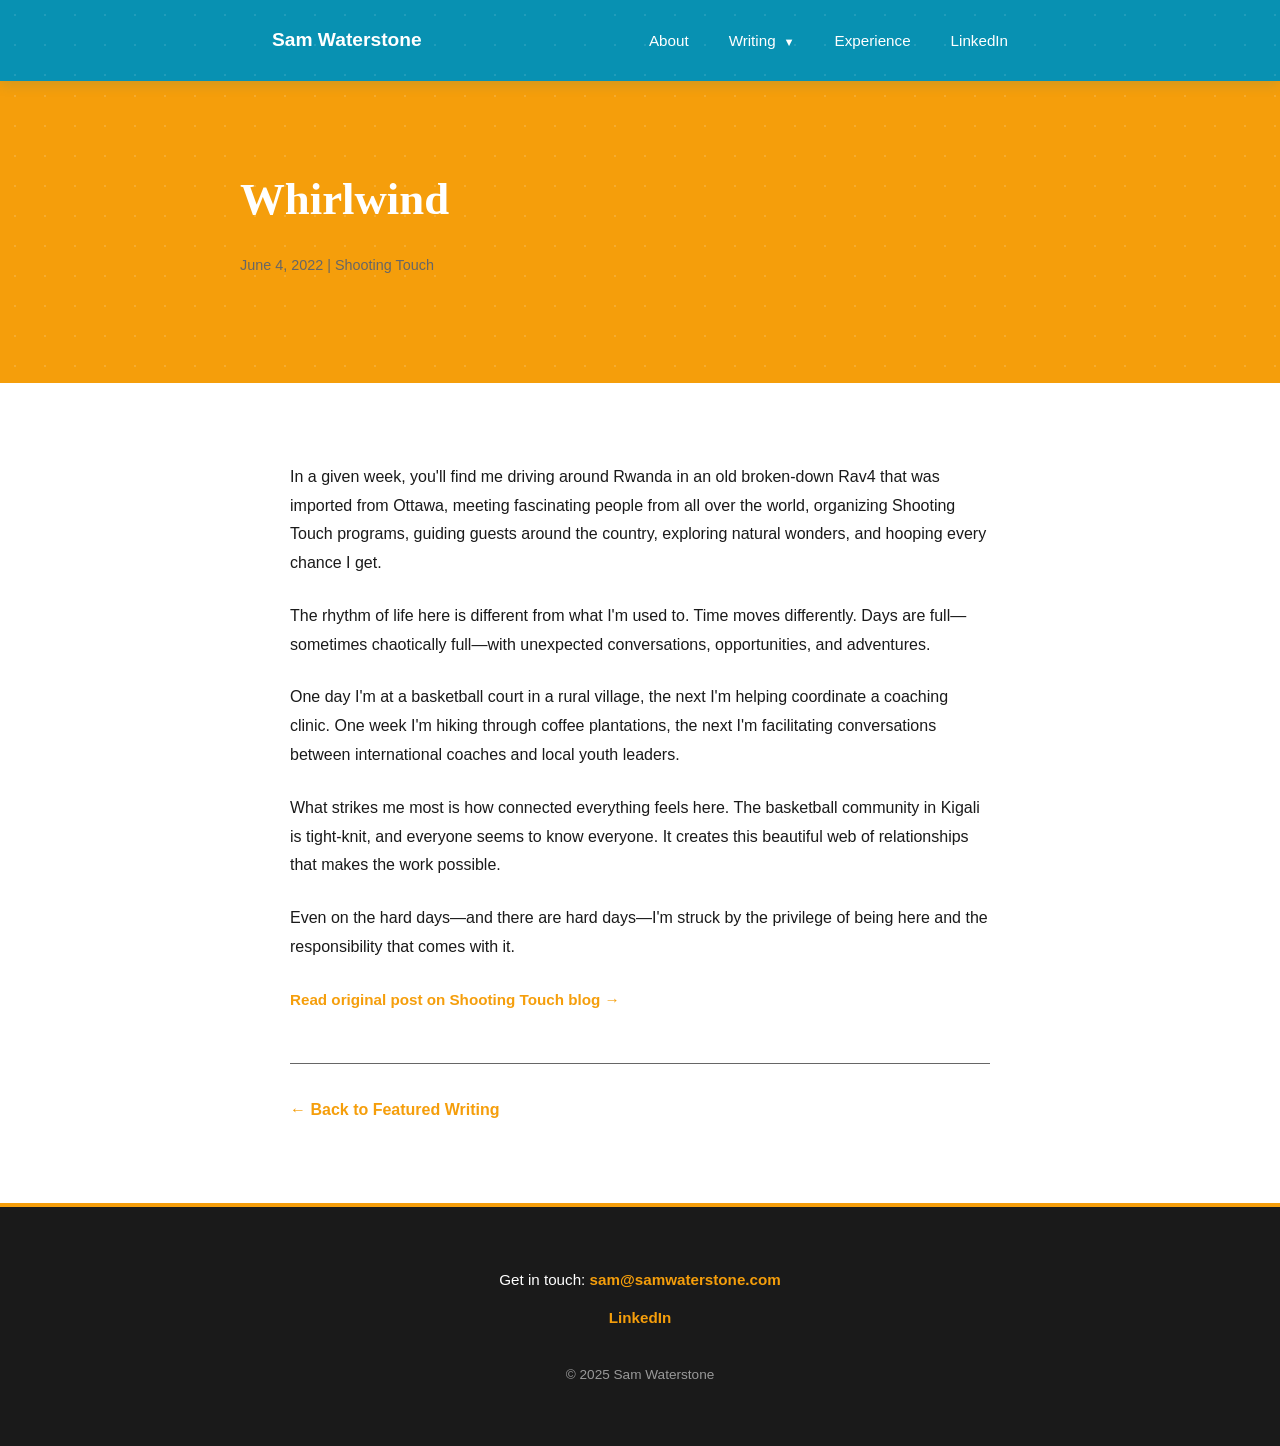
<file: blog-post-3.html>
<!DOCTYPE html>
<html lang="en">
<head>
    <meta charset="UTF-8">
    <meta name="viewport" content="width=device-width, initial-scale=1.0">
    <title>Whirlwind | Sam Waterstone</title>
    <link rel="stylesheet" href="styles.css">
</head>
<body>
    <nav class="nav">
        <div class="nav-container">
            <a href="index.html" class="nav-logo">Sam Waterstone</a>
            <ul class="nav-menu">
                <li><a href="index.html#about">About</a></li>
                <li class="dropdown">
                    <a href="#">Writing</a>
                    <div class="dropdown-content">
                        <a href="writing.html">Portfolio</a>
                        <a href="blog.html">Blog</a>
                    </div>
                </li>
                <li><a href="index.html#experience">Experience</a></li>
                <li><a href="https://www.linkedin.com/in/samwaterstone/" target="_blank">LinkedIn</a></li>
            </ul>
        </div>
    </nav>

    <section class="section writing-header">
        <div class="container">
            <h1>Whirlwind</h1>
            <p class="article-meta">June 4, 2022 | Shooting Touch</p>
        </div>
    </section>

    <section class="section writing">
        <div class="container" style="max-width: 700px;">
            <p>In a given week, you'll find me driving around Rwanda in an old broken-down Rav4 that was imported from Ottawa, meeting fascinating people from all over the world, organizing Shooting Touch programs, guiding guests around the country, exploring natural wonders, and hooping every chance I get.</p>

            <p>The rhythm of life here is different from what I'm used to. Time moves differently. Days are full—sometimes chaotically full—with unexpected conversations, opportunities, and adventures.</p>

            <p>One day I'm at a basketball court in a rural village, the next I'm helping coordinate a coaching clinic. One week I'm hiking through coffee plantations, the next I'm facilitating conversations between international coaches and local youth leaders.</p>

            <p>What strikes me most is how connected everything feels here. The basketball community in Kigali is tight-knit, and everyone seems to know everyone. It creates this beautiful web of relationships that makes the work possible.</p>

            <p>Even on the hard days—and there are hard days—I'm struck by the privilege of being here and the responsibility that comes with it.</p>

            <p><a href="https://shootingtouch.wordpress.com/2022/06/04/whirlwind/" target="_blank" class="read-more">Read original post on Shooting Touch blog →</a></p>

            <div style="margin-top: 3rem; padding-top: 2rem; border-top: 1px solid var(--light-gray);">
                <a href="blog.html" style="color: var(--amber); text-decoration: none; font-weight: 600;">← Back to Featured Writing</a>
            </div>
        </div>
    </section>

    <footer class="footer">
        <div class="container">
            <p>Get in touch: <a href="mailto:sam@samwaterstone.com">sam@samwaterstone.com</a></p>
            <p><a href="https://www.linkedin.com/in/samwaterstone/" target="_blank">LinkedIn</a></p>
            <p class="footer-note">© 2025 Sam Waterstone</p>
        </div>
    </footer>
</body>
</html>
</file>
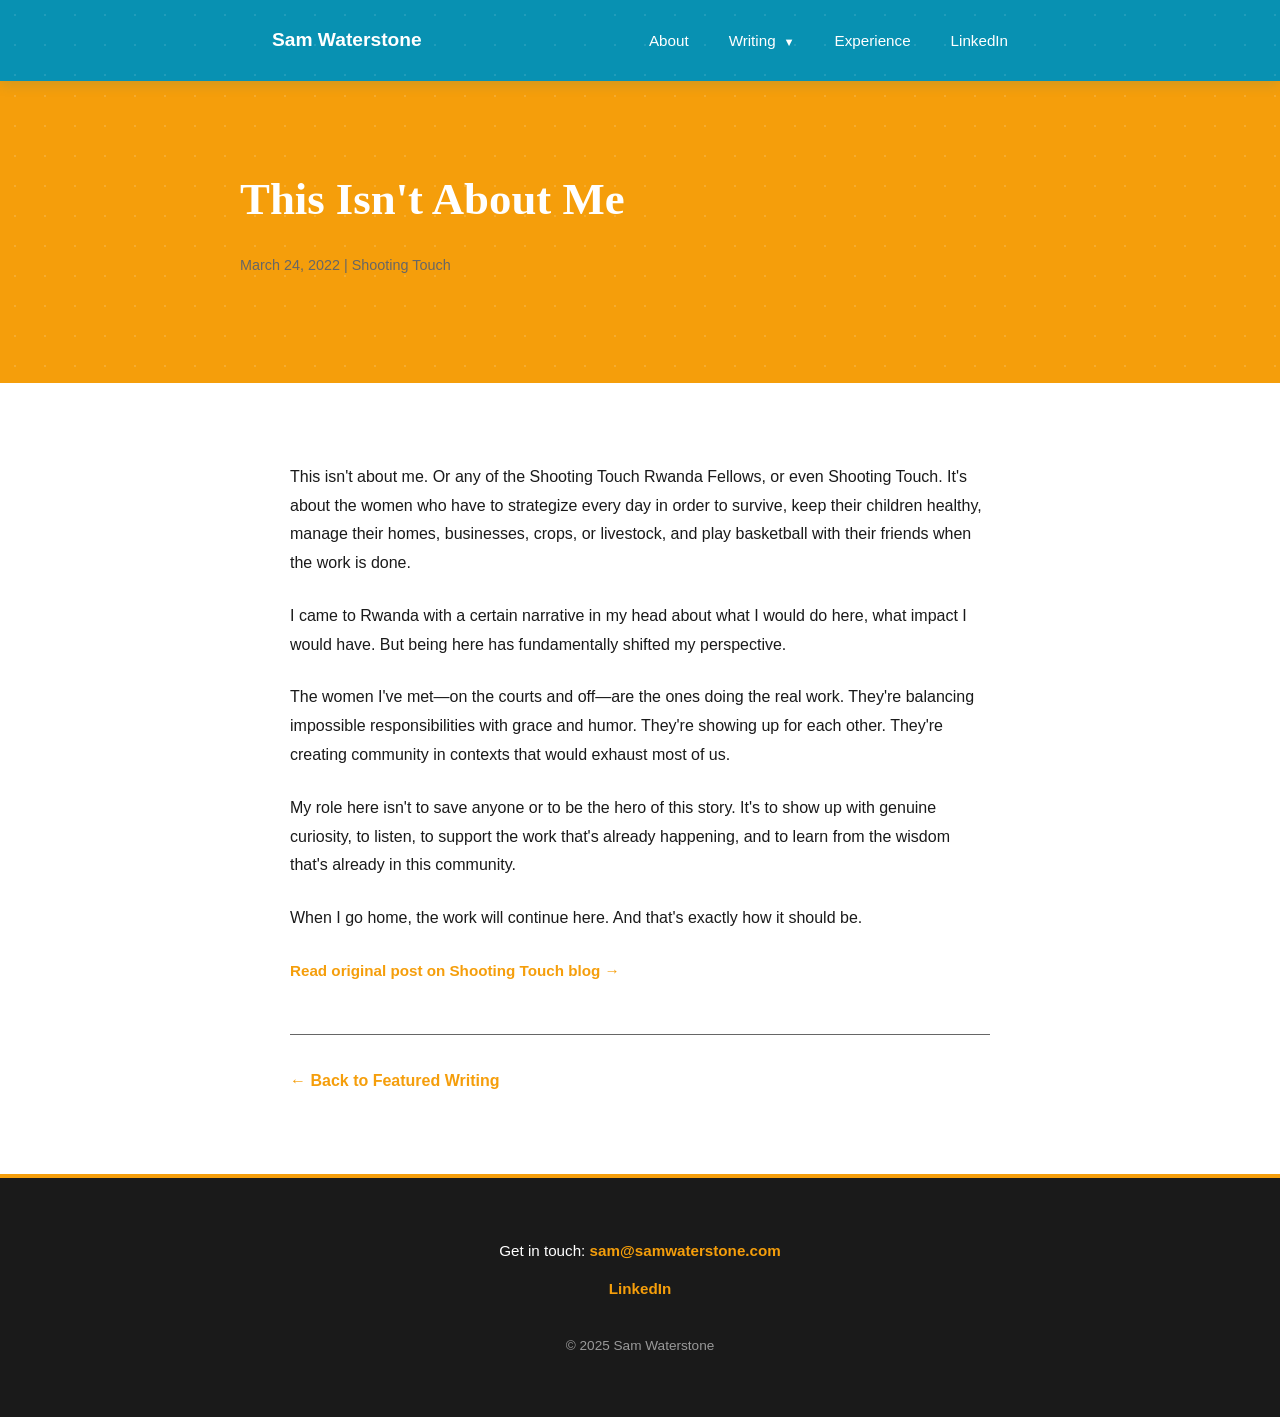
<file: blog-post-4.html>
<!DOCTYPE html>
<html lang="en">
<head>
    <meta charset="UTF-8">
    <meta name="viewport" content="width=device-width, initial-scale=1.0">
    <title>This Isn't About Me | Sam Waterstone</title>
    <link rel="stylesheet" href="styles.css">
</head>
<body>
    <nav class="nav">
        <div class="nav-container">
            <a href="index.html" class="nav-logo">Sam Waterstone</a>
            <ul class="nav-menu">
                <li><a href="index.html#about">About</a></li>
                <li class="dropdown">
                    <a href="#">Writing</a>
                    <div class="dropdown-content">
                        <a href="writing.html">Portfolio</a>
                        <a href="blog.html">Blog</a>
                    </div>
                </li>
                <li><a href="index.html#experience">Experience</a></li>
                <li><a href="https://www.linkedin.com/in/samwaterstone/" target="_blank">LinkedIn</a></li>
            </ul>
        </div>
    </nav>

    <section class="section writing-header">
        <div class="container">
            <h1>This Isn't About Me</h1>
            <p class="article-meta">March 24, 2022 | Shooting Touch</p>
        </div>
    </section>

    <section class="section writing">
        <div class="container" style="max-width: 700px;">
            <p>This isn't about me. Or any of the Shooting Touch Rwanda Fellows, or even Shooting Touch. It's about the women who have to strategize every day in order to survive, keep their children healthy, manage their homes, businesses, crops, or livestock, and play basketball with their friends when the work is done.</p>

            <p>I came to Rwanda with a certain narrative in my head about what I would do here, what impact I would have. But being here has fundamentally shifted my perspective.</p>

            <p>The women I've met—on the courts and off—are the ones doing the real work. They're balancing impossible responsibilities with grace and humor. They're showing up for each other. They're creating community in contexts that would exhaust most of us.</p>

            <p>My role here isn't to save anyone or to be the hero of this story. It's to show up with genuine curiosity, to listen, to support the work that's already happening, and to learn from the wisdom that's already in this community.</p>

            <p>When I go home, the work will continue here. And that's exactly how it should be.</p>

            <p><a href="https://shootingtouch.wordpress.com/2022/03/24/this-isnt-about-me/" target="_blank" class="read-more">Read original post on Shooting Touch blog →</a></p>

            <div style="margin-top: 3rem; padding-top: 2rem; border-top: 1px solid var(--light-gray);">
                <a href="blog.html" style="color: var(--amber); text-decoration: none; font-weight: 600;">← Back to Featured Writing</a>
            </div>
        </div>
    </section>

    <footer class="footer">
        <div class="container">
            <p>Get in touch: <a href="mailto:sam@samwaterstone.com">sam@samwaterstone.com</a></p>
            <p><a href="https://www.linkedin.com/in/samwaterstone/" target="_blank">LinkedIn</a></p>
            <p class="footer-note">© 2025 Sam Waterstone</p>
        </div>
    </footer>
</body>
</html>
</file>
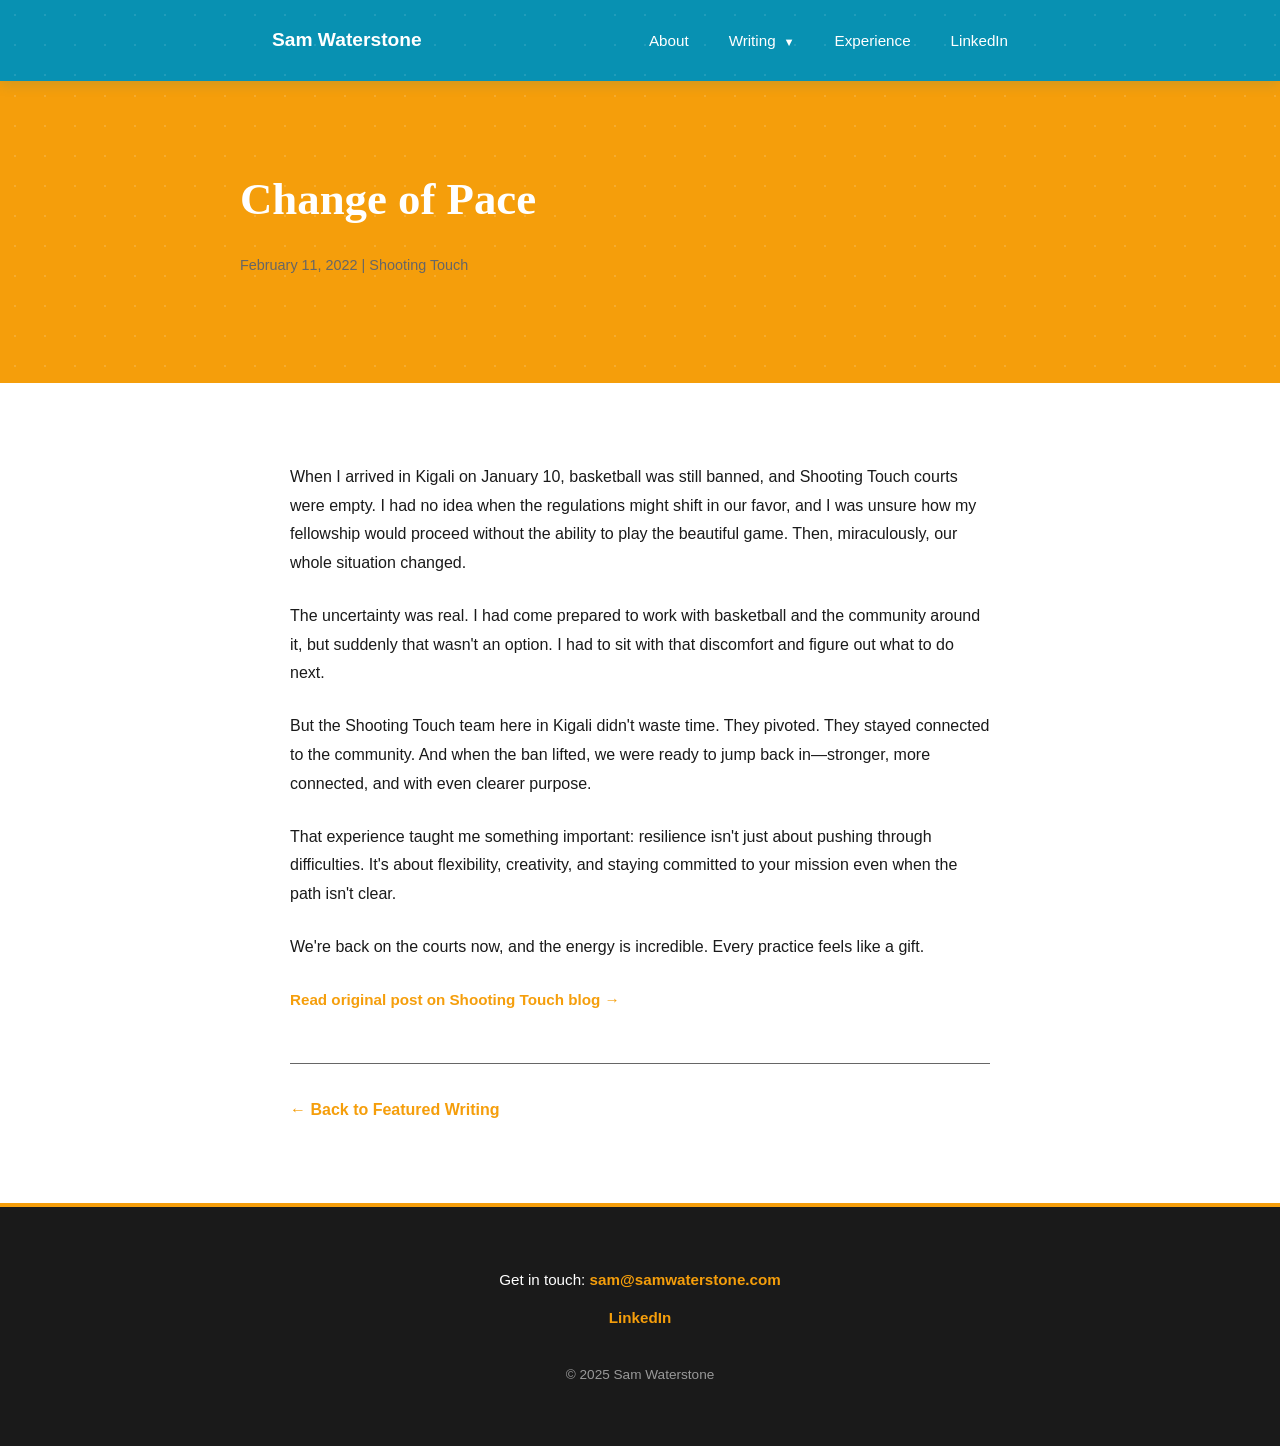
<file: blog-post-5.html>
<!DOCTYPE html>
<html lang="en">
<head>
    <meta charset="UTF-8">
    <meta name="viewport" content="width=device-width, initial-scale=1.0">
    <title>Change of Pace | Sam Waterstone</title>
    <link rel="stylesheet" href="styles.css">
</head>
<body>
    <nav class="nav">
        <div class="nav-container">
            <a href="index.html" class="nav-logo">Sam Waterstone</a>
            <ul class="nav-menu">
                <li><a href="index.html#about">About</a></li>
                <li class="dropdown">
                    <a href="#">Writing</a>
                    <div class="dropdown-content">
                        <a href="writing.html">Portfolio</a>
                        <a href="blog.html">Blog</a>
                    </div>
                </li>
                <li><a href="index.html#experience">Experience</a></li>
                <li><a href="https://www.linkedin.com/in/samwaterstone/" target="_blank">LinkedIn</a></li>
            </ul>
        </div>
    </nav>

    <section class="section writing-header">
        <div class="container">
            <h1>Change of Pace</h1>
            <p class="article-meta">February 11, 2022 | Shooting Touch</p>
        </div>
    </section>

    <section class="section writing">
        <div class="container" style="max-width: 700px;">
            <p>When I arrived in Kigali on January 10, basketball was still banned, and Shooting Touch courts were empty. I had no idea when the regulations might shift in our favor, and I was unsure how my fellowship would proceed without the ability to play the beautiful game. Then, miraculously, our whole situation changed.</p>

            <p>The uncertainty was real. I had come prepared to work with basketball and the community around it, but suddenly that wasn't an option. I had to sit with that discomfort and figure out what to do next.</p>

            <p>But the Shooting Touch team here in Kigali didn't waste time. They pivoted. They stayed connected to the community. And when the ban lifted, we were ready to jump back in—stronger, more connected, and with even clearer purpose.</p>

            <p>That experience taught me something important: resilience isn't just about pushing through difficulties. It's about flexibility, creativity, and staying committed to your mission even when the path isn't clear.</p>

            <p>We're back on the courts now, and the energy is incredible. Every practice feels like a gift.</p>

            <p><a href="https://shootingtouch.wordpress.com/2022/02/09/change-of-pace/" target="_blank" class="read-more">Read original post on Shooting Touch blog →</a></p>

            <div style="margin-top: 3rem; padding-top: 2rem; border-top: 1px solid var(--light-gray);">
                <a href="blog.html" style="color: var(--amber); text-decoration: none; font-weight: 600;">← Back to Featured Writing</a>
            </div>
        </div>
    </section>

    <footer class="footer">
        <div class="container">
            <p>Get in touch: <a href="mailto:sam@samwaterstone.com">sam@samwaterstone.com</a></p>
            <p><a href="https://www.linkedin.com/in/samwaterstone/" target="_blank">LinkedIn</a></p>
            <p class="footer-note">© 2025 Sam Waterstone</p>
        </div>
    </footer>
</body>
</html>
</file>
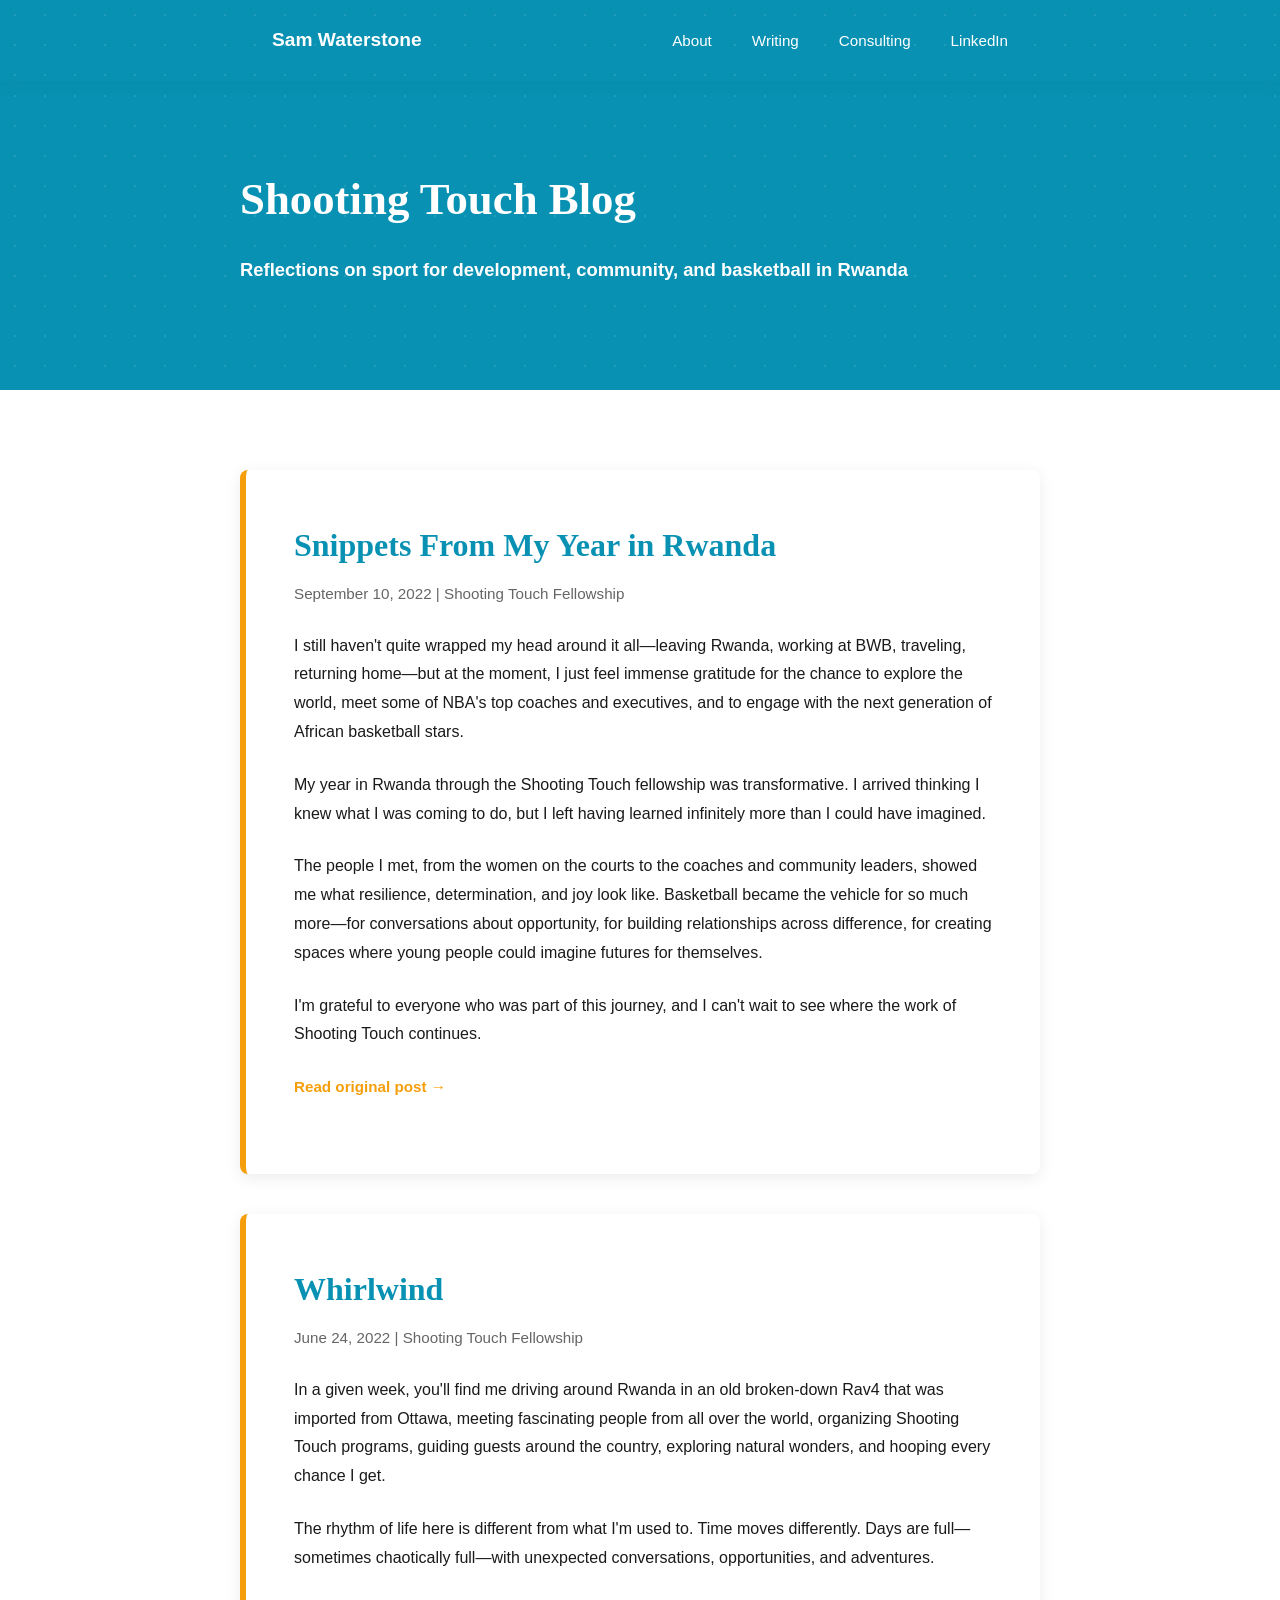
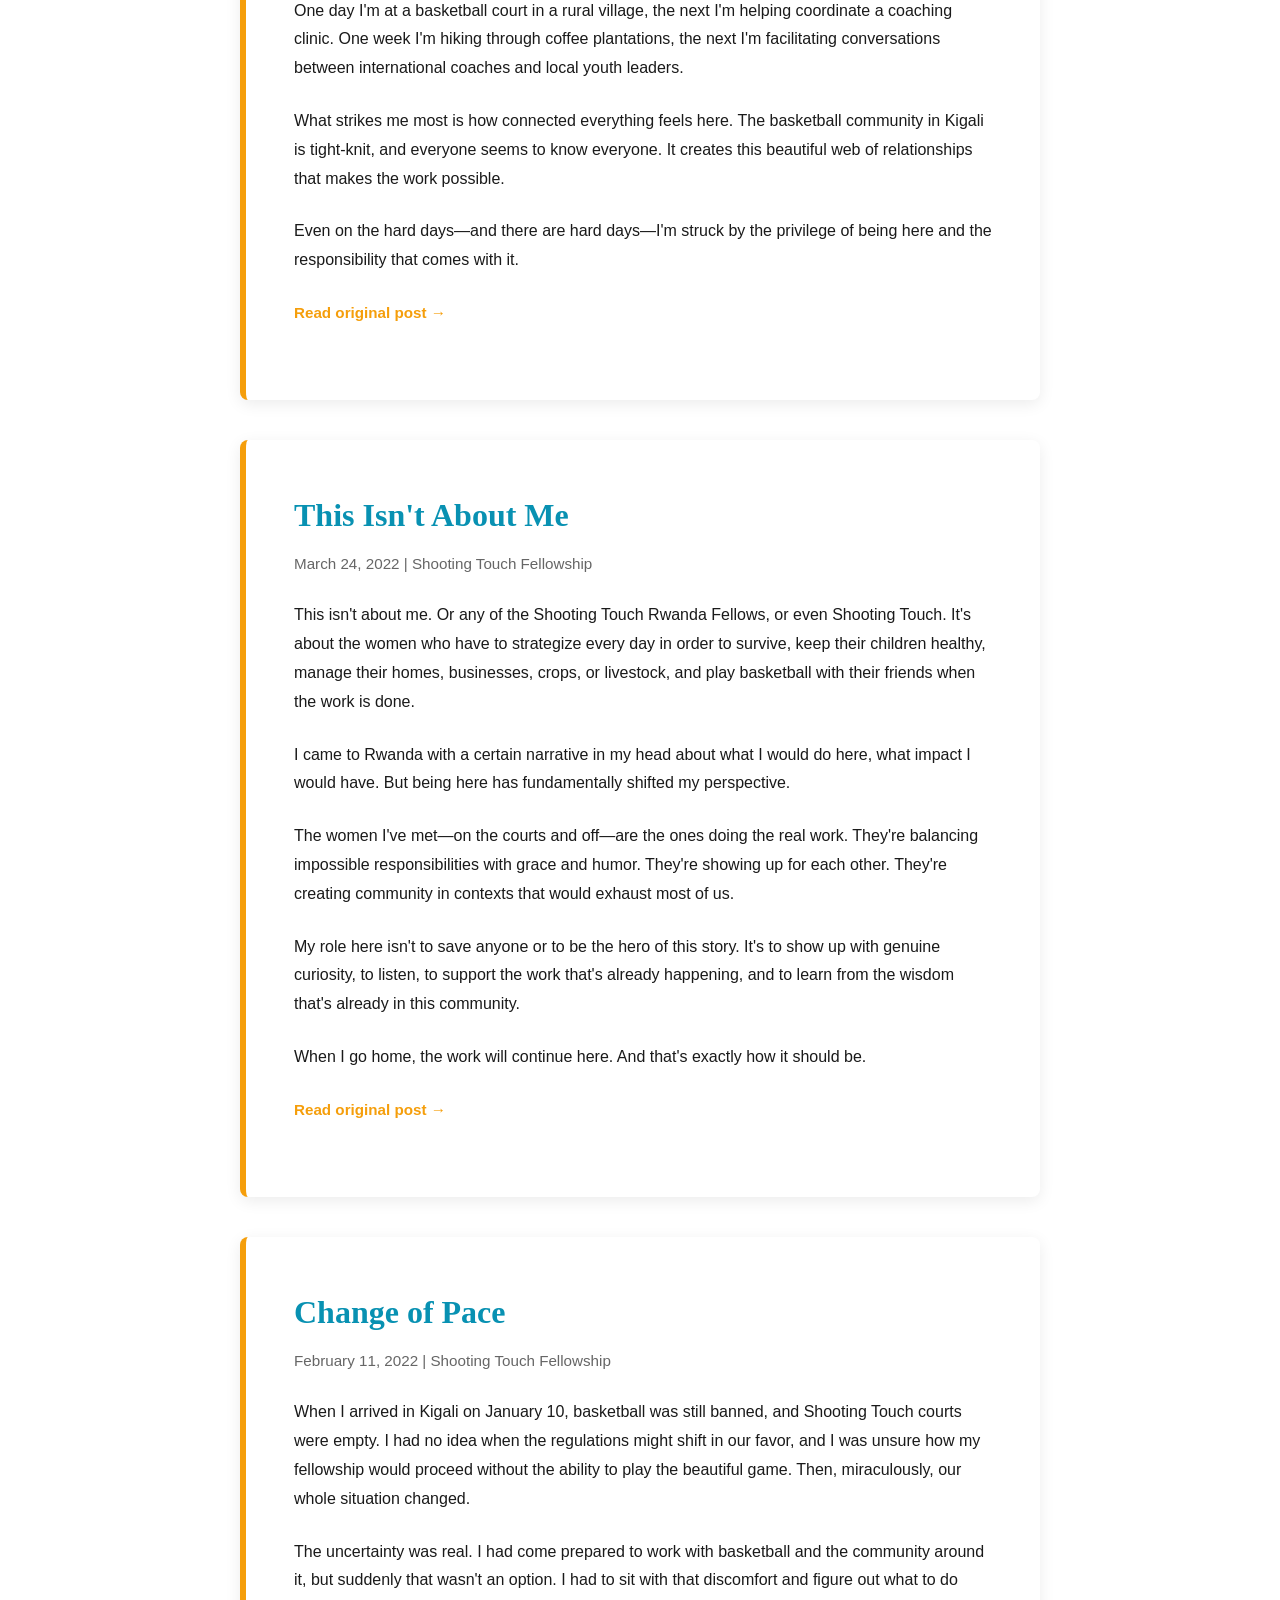
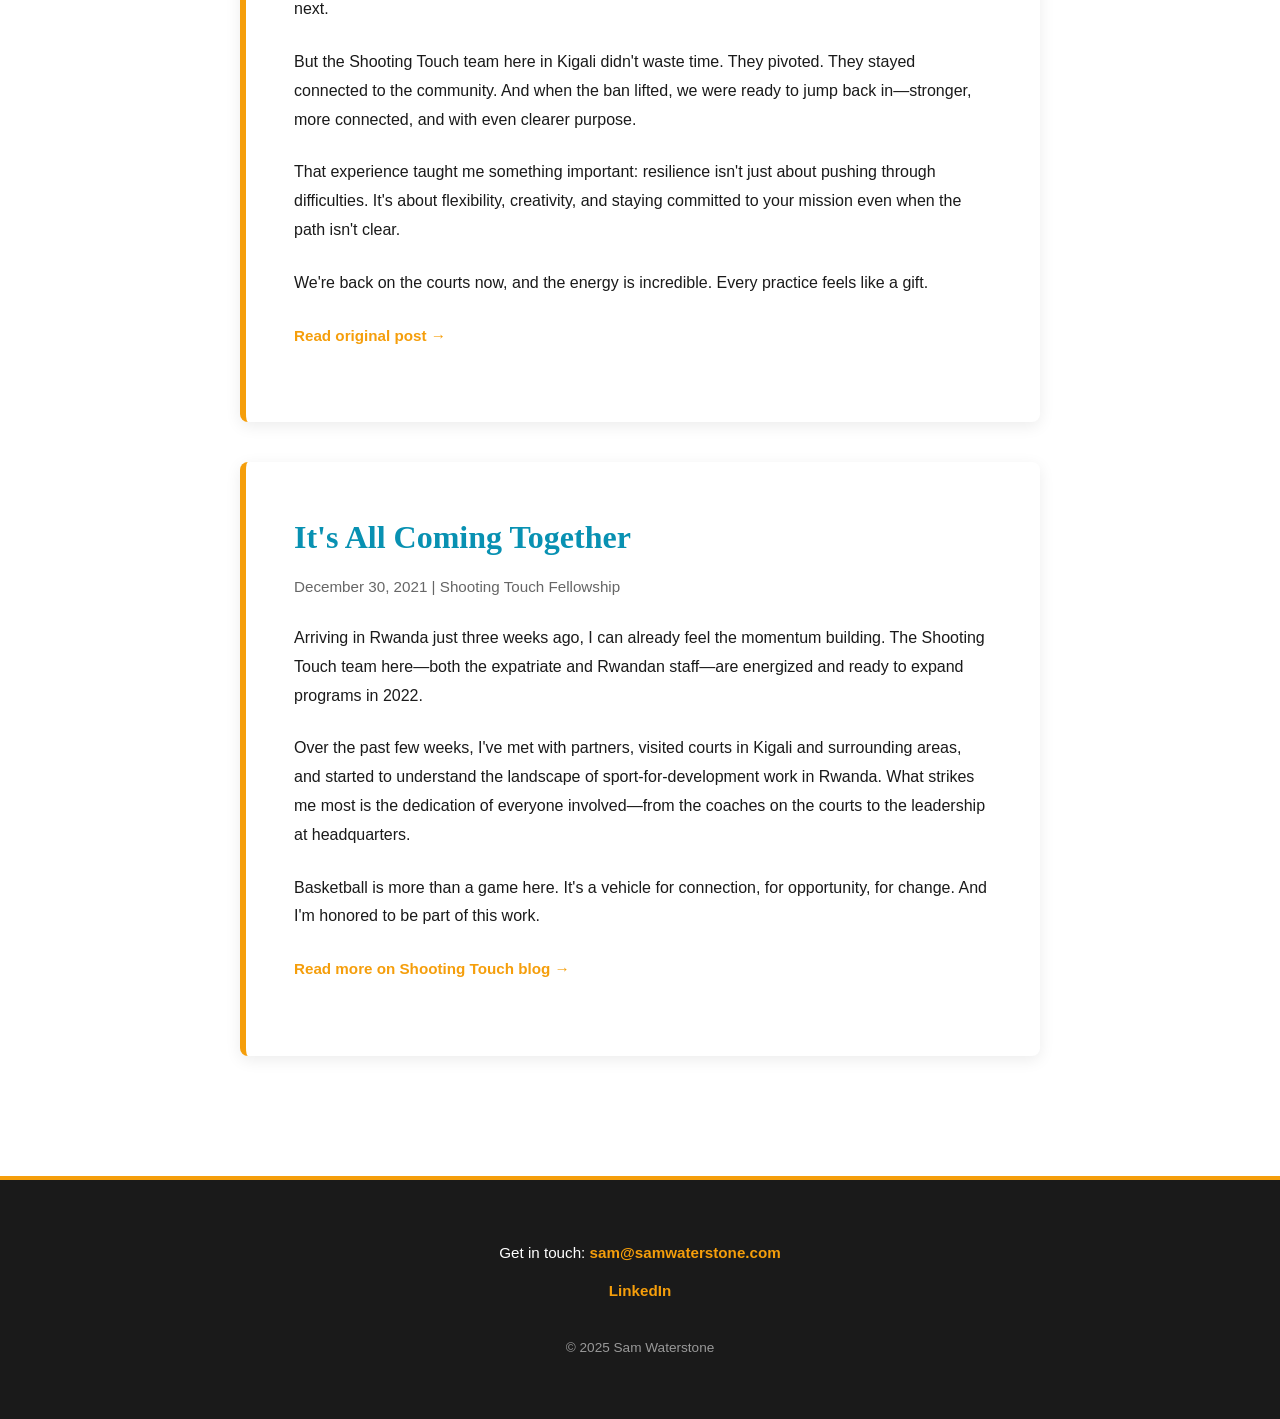
<file: blog.html>
<!DOCTYPE html>
<html lang="en">
<head>
    <meta charset="UTF-8">
    <meta name="viewport" content="width=device-width, initial-scale=1.0">
    <title>Blog | Sam Waterstone</title>
    <link rel="stylesheet" href="styles.css">
</head>
<body>
    <!-- Navigation -->
    <nav class="nav">
        <div class="nav-container">
            <a href="index.html" class="nav-logo">Sam Waterstone</a>
            <ul class="nav-menu">
                <li><a href="index.html#about">About</a></li>
                <li><a href="writing.html">Writing</a></li>
                <li><a href="index.html#consulting">Consulting</a></li>
                <li><a href="https://www.linkedin.com/in/samwaterstone/" target="_blank">LinkedIn</a></li>
            </ul>
        </div>
    </nav>

    <!-- Blog Header -->
    <section class="section blog-header">
        <div class="container">
            <h1>Shooting Touch Blog</h1>
            <p class="section-lead">Reflections on sport for development, community, and basketball in Rwanda</p>
        </div>
    </section>

    <!-- Blog Posts -->
    <section class="section writing">
        <div class="container">
            <!-- Post 1 -->
            <article class="blog-post">
                <h2>Snippets From My Year in Rwanda</h2>
                <p class="article-meta">September 10, 2022 | Shooting Touch Fellowship</p>
                <p>I still haven't quite wrapped my head around it all—leaving Rwanda, working at BWB, traveling, returning home—but at the moment, I just feel immense gratitude for the chance to explore the world, meet some of NBA's top coaches and executives, and to engage with the next generation of African basketball stars.</p>
                <p>My year in Rwanda through the Shooting Touch fellowship was transformative. I arrived thinking I knew what I was coming to do, but I left having learned infinitely more than I could have imagined.</p>
                <p>The people I met, from the women on the courts to the coaches and community leaders, showed me what resilience, determination, and joy look like. Basketball became the vehicle for so much more—for conversations about opportunity, for building relationships across difference, for creating spaces where young people could imagine futures for themselves.</p>
                <p>I'm grateful to everyone who was part of this journey, and I can't wait to see where the work of Shooting Touch continues.</p>
                <p><a href="https://shootingtouch.wordpress.com/2022/09/09/snippets-from-my-year-in-rwanda/" target="_blank" class="read-more">Read original post →</a></p>
            </article>

            <!-- Post 2 -->
            <article class="blog-post">
                <h2>Whirlwind</h2>
                <p class="article-meta">June 24, 2022 | Shooting Touch Fellowship</p>
                <p>In a given week, you'll find me driving around Rwanda in an old broken-down Rav4 that was imported from Ottawa, meeting fascinating people from all over the world, organizing Shooting Touch programs, guiding guests around the country, exploring natural wonders, and hooping every chance I get.</p>
                <p>The rhythm of life here is different from what I'm used to. Time moves differently. Days are full—sometimes chaotically full—with unexpected conversations, opportunities, and adventures.</p>
                <p>One day I'm at a basketball court in a rural village, the next I'm helping coordinate a coaching clinic. One week I'm hiking through coffee plantations, the next I'm facilitating conversations between international coaches and local youth leaders.</p>
                <p>What strikes me most is how connected everything feels here. The basketball community in Kigali is tight-knit, and everyone seems to know everyone. It creates this beautiful web of relationships that makes the work possible.</p>
                <p>Even on the hard days—and there are hard days—I'm struck by the privilege of being here and the responsibility that comes with it.</p>
                <p><a href="https://shootingtouch.wordpress.com/2022/06/04/whirlwind/" target="_blank" class="read-more">Read original post →</a></p>
            </article>

            <!-- Post 3 -->
            <article class="blog-post">
                <h2>This Isn't About Me</h2>
                <p class="article-meta">March 24, 2022 | Shooting Touch Fellowship</p>
                <p>This isn't about me. Or any of the Shooting Touch Rwanda Fellows, or even Shooting Touch. It's about the women who have to strategize every day in order to survive, keep their children healthy, manage their homes, businesses, crops, or livestock, and play basketball with their friends when the work is done.</p>
                <p>I came to Rwanda with a certain narrative in my head about what I would do here, what impact I would have. But being here has fundamentally shifted my perspective.</p>
                <p>The women I've met—on the courts and off—are the ones doing the real work. They're balancing impossible responsibilities with grace and humor. They're showing up for each other. They're creating community in contexts that would exhaust most of us.</p>
                <p>My role here isn't to save anyone or to be the hero of this story. It's to show up with genuine curiosity, to listen, to support the work that's already happening, and to learn from the wisdom that's already in this community.</p>
                <p>When I go home, the work will continue here. And that's exactly how it should be.</p>
                <p><a href="https://shootingtouch.wordpress.com/2022/03/24/this-isnt-about-me/" target="_blank" class="read-more">Read original post →</a></p>
            </article>

            <!-- Post 4 -->
            <article class="blog-post">
                <h2>Change of Pace</h2>
                <p class="article-meta">February 11, 2022 | Shooting Touch Fellowship</p>
                <p>When I arrived in Kigali on January 10, basketball was still banned, and Shooting Touch courts were empty. I had no idea when the regulations might shift in our favor, and I was unsure how my fellowship would proceed without the ability to play the beautiful game. Then, miraculously, our whole situation changed.</p>
                <p>The uncertainty was real. I had come prepared to work with basketball and the community around it, but suddenly that wasn't an option. I had to sit with that discomfort and figure out what to do next.</p>
                <p>But the Shooting Touch team here in Kigali didn't waste time. They pivoted. They stayed connected to the community. And when the ban lifted, we were ready to jump back in—stronger, more connected, and with even clearer purpose.</p>
                <p>That experience taught me something important: resilience isn't just about pushing through difficulties. It's about flexibility, creativity, and staying committed to your mission even when the path isn't clear.</p>
                <p>We're back on the courts now, and the energy is incredible. Every practice feels like a gift.</p>
                <p><a href="https://shootingtouch.wordpress.com/2022/02/11/change-of-pace/" target="_blank" class="read-more">Read original post →</a></p>
            </article>

            <!-- Post 5 -->
            <article class="blog-post">
                <h2>It's All Coming Together</h2>
                <p class="article-meta">December 30, 2021 | Shooting Touch Fellowship</p>
                <p>Arriving in Rwanda just three weeks ago, I can already feel the momentum building. The Shooting Touch team here—both the expatriate and Rwandan staff—are energized and ready to expand programs in 2022.</p>
                <p>Over the past few weeks, I've met with partners, visited courts in Kigali and surrounding areas, and started to understand the landscape of sport-for-development work in Rwanda. What strikes me most is the dedication of everyone involved—from the coaches on the courts to the leadership at headquarters.</p>
                <p>Basketball is more than a game here. It's a vehicle for connection, for opportunity, for change. And I'm honored to be part of this work.</p>
                <p><a href="https://shootingtouch.wordpress.com/" target="_blank" class="read-more">Read more on Shooting Touch blog →</a></p>
            </article>
        </div>
    </section>

    <!-- Footer -->
    <footer class="footer">
        <div class="container">
            <p>Get in touch: <a href="mailto:sam@samwaterstone.com">sam@samwaterstone.com</a></p>
            <p><a href="https://www.linkedin.com/in/samwaterstone/" target="_blank">LinkedIn</a></p>
            <p class="footer-note">© 2025 Sam Waterstone</p>
        </div>
    </footer>

</body>
</html>
</file>
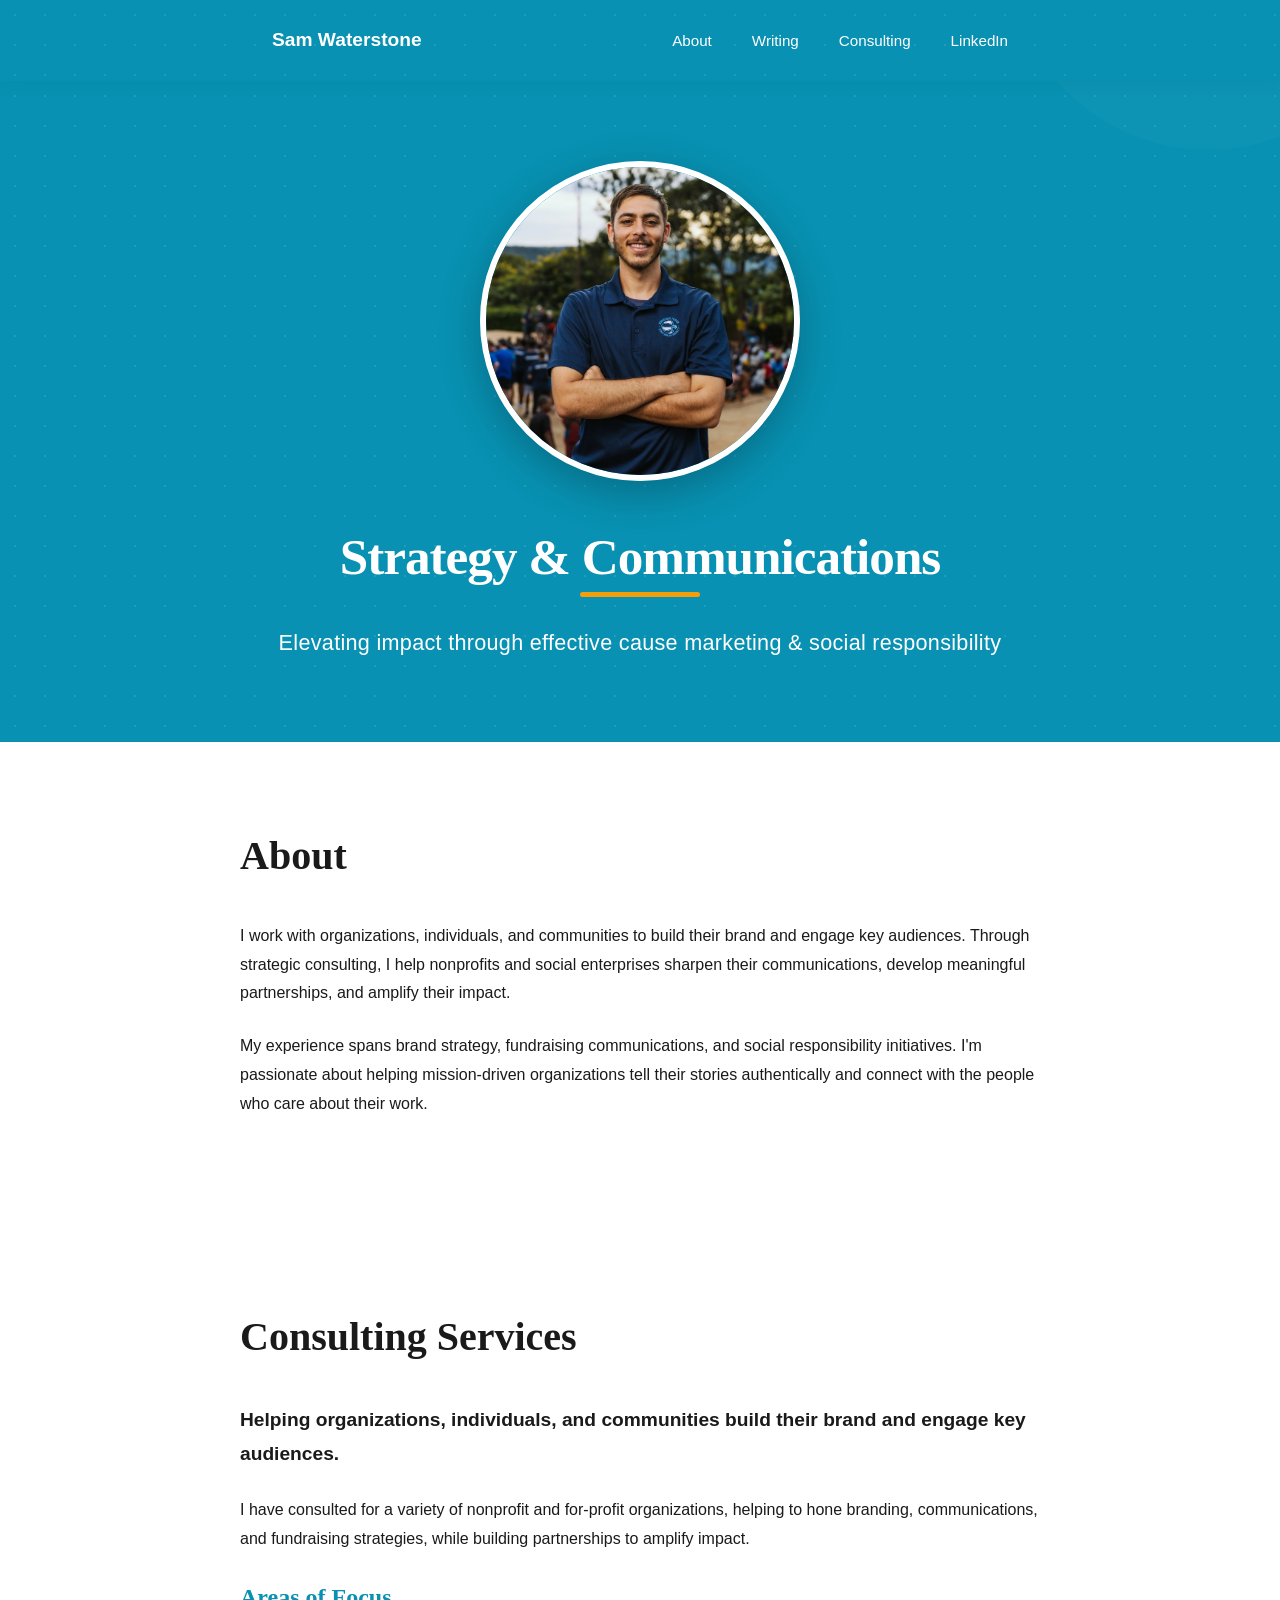
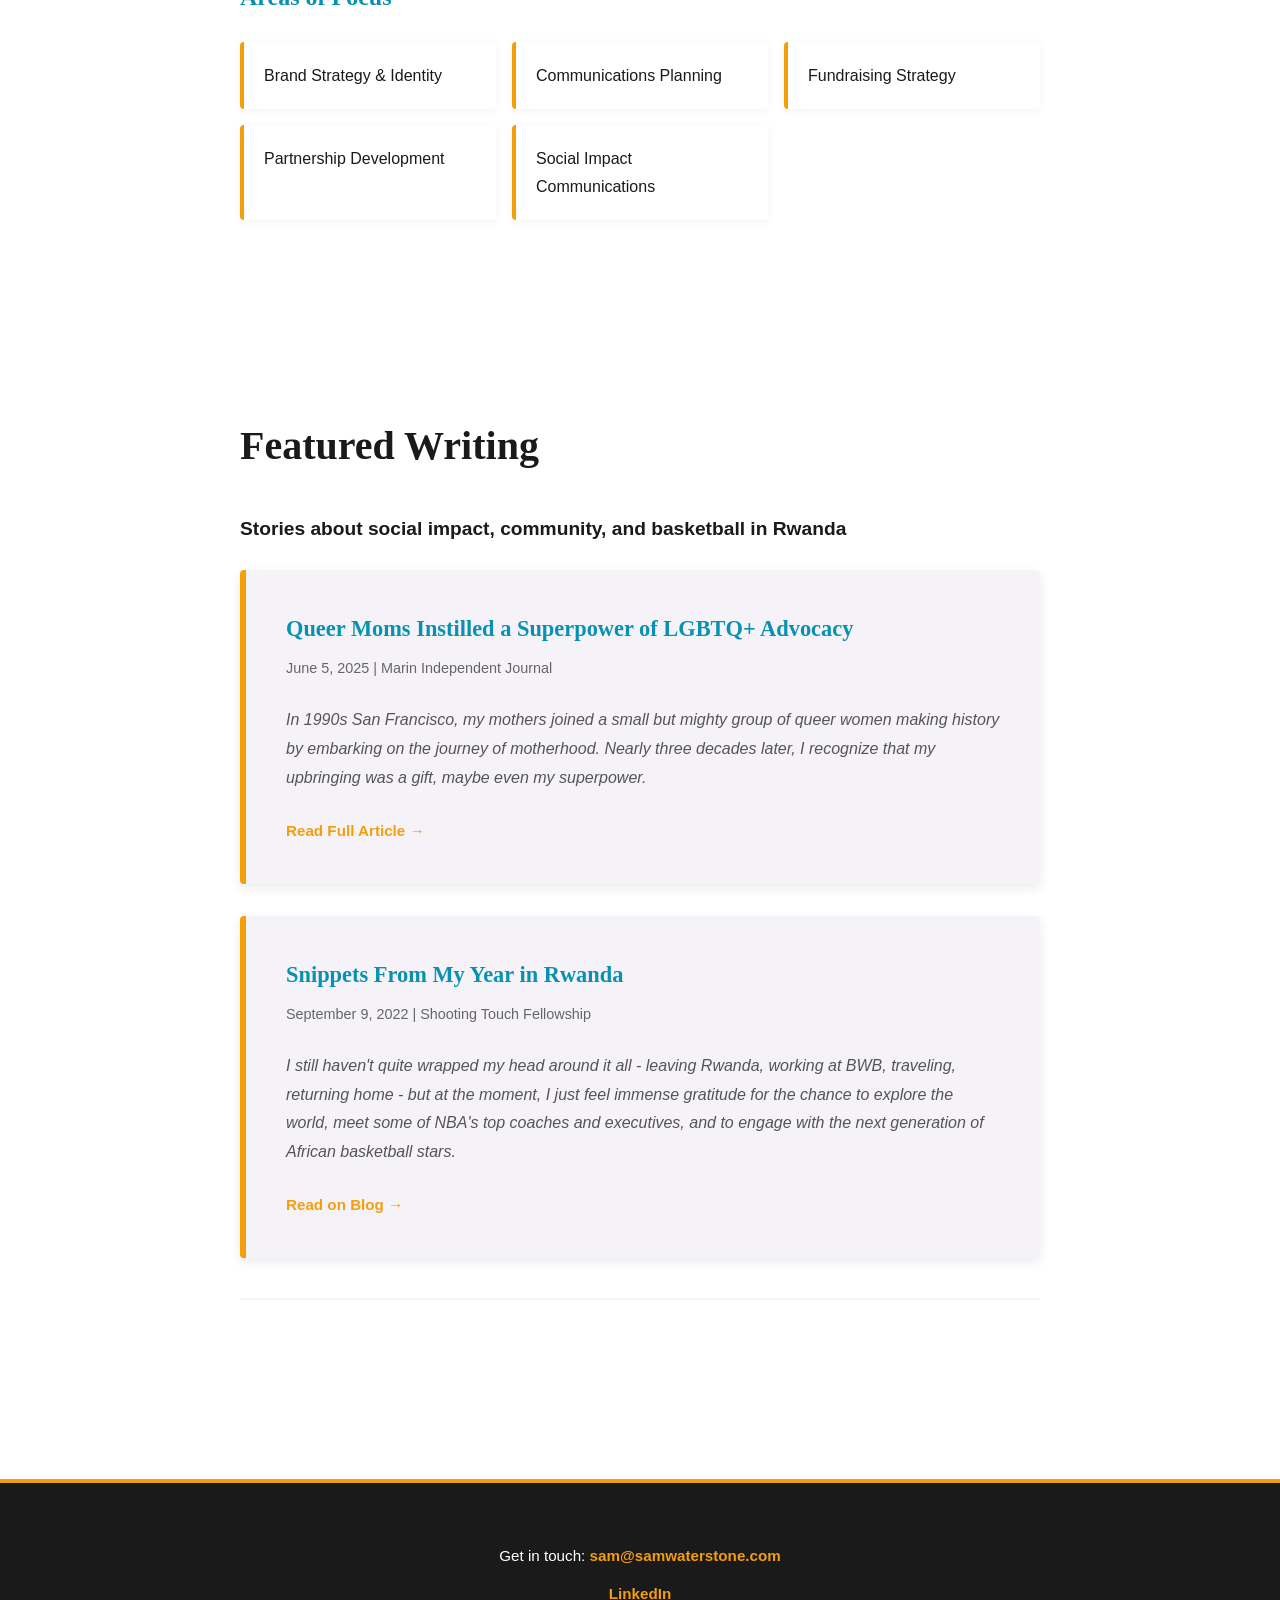
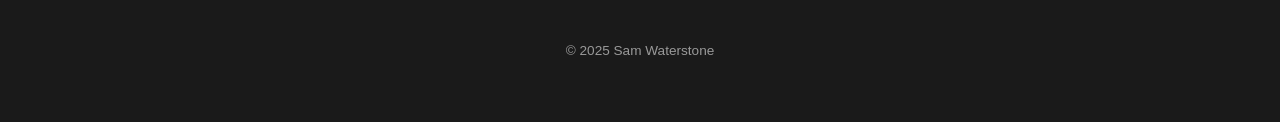
<file: index (1).html>
<!DOCTYPE html>
<html lang="en">
<head>
    <meta charset="UTF-8">
    <meta name="viewport" content="width=device-width, initial-scale=1.0">
    <title>Sam Waterstone | Strategy & Communications</title>
    <link rel="stylesheet" href="styles.css">
</head>
<body>
    <!-- Navigation -->
    <nav class="nav">
        <div class="nav-container">
            <a href="#home" class="nav-logo">Sam Waterstone</a>
            <ul class="nav-menu">
                <li><a href="#about">About</a></li>
                <li><a href="blog.html">Writing</a></li>
                <li><a href="#consulting">Consulting</a></li>
                <li><a href="https://www.linkedin.com/in/samwaterstone/" target="_blank">LinkedIn</a></li>
            </ul>
        </div>
    </nav>

    <!-- Hero Section -->
    <section id="home" class="hero">
        <div class="hero-content">
            <img src="hero.jpg" alt="Sam Waterstone" class="hero-image">
            <h1>Strategy & Communications</h1>
            <p class="hero-subtitle">Elevating impact through effective cause marketing & social responsibility</p>
        </div>
    </section>

    <!-- About Section -->
    <section id="about" class="section about">
        <div class="container">
            <h2>About</h2>
            <p>I work with organizations, individuals, and communities to build their brand and engage key audiences. Through strategic consulting, I help nonprofits and social enterprises sharpen their communications, develop meaningful partnerships, and amplify their impact.</p>
            <p>My experience spans brand strategy, fundraising communications, and social responsibility initiatives. I'm passionate about helping mission-driven organizations tell their stories authentically and connect with the people who care about their work.</p>
        </div>
    </section>

    <!-- Consulting Section -->
    <section id="consulting" class="section consulting">
        <div class="container">
            <h2>Consulting Services</h2>
            <p class="section-lead">Helping organizations, individuals, and communities build their brand and engage key audiences.</p>
            <p>I have consulted for a variety of nonprofit and for-profit organizations, helping to hone branding, communications, and fundraising strategies, while building partnerships to amplify impact.</p>
            <h3>Areas of Focus</h3>
            <ul class="service-list">
                <li>Brand Strategy & Identity</li>
                <li>Communications Planning</li>
                <li>Fundraising Strategy</li>
                <li>Partnership Development</li>
                <li>Social Impact Communications</li>
            </ul>
        </div>
    </section>

    <!-- Writing Section -->
    <section id="writing" class="section writing">
        <div class="container">
            <h2>Featured Writing</h2>
            <p class="section-lead">Stories about social impact, community, and basketball in Rwanda</p>
            
            <article class="article">
                <h3>Queer Moms Instilled a Superpower of LGBTQ+ Advocacy</h3>
                <p class="article-meta">June 5, 2025 | Marin Independent Journal</p>
                <p class="article-excerpt">In 1990s San Francisco, my mothers joined a small but mighty group of queer women making history by embarking on the journey of motherhood. Nearly three decades later, I recognize that my upbringing was a gift, maybe even my superpower.</p>
                <a href="https://www.marinij.com/2025/06/04/marin-voice-queer-moms-instilled-a-superpower-of-lgbtq-advocacy/" target="_blank" class="read-more">Read Full Article →</a>
            </article>

            <article class="article">
                <h3>Snippets From My Year in Rwanda</h3>
                <p class="article-meta">September 9, 2022 | Shooting Touch Fellowship</p>
                <p class="article-excerpt">I still haven't quite wrapped my head around it all - leaving Rwanda, working at BWB, traveling, returning home - but at the moment, I just feel immense gratitude for the chance to explore the world, meet some of NBA's top coaches and executives, and to engage with the next generation of African basketball stars.</p>
                <a href="blog.html" class="read-more">Read on Blog →</a>
            </article>

            <div style="text-align: center; margin-top: 2.5rem; padding-top: 2.5rem; border-top: 2px solid var(--light-bg);">
                <a href="blog.html" style="display: inline-block; padding: 1rem 2rem; background: var(--coral); color: white; text-decoration: none; border-radius: 4px; font-weight: 600; transition: all 0.2s ease;" onmouseover="this.style.background='var(--teal)'" onmouseout="this.style.background='var(--coral)'">View All Articles →</a>
            </div>
        </div>
    </section>

    <!-- Footer -->
    <footer class="footer">
        <div class="container">
            <p>Get in touch: <a href="mailto:sam@samwaterstone.com">sam@samwaterstone.com</a></p>
            <p><a href="https://www.linkedin.com/in/samwaterstone/" target="_blank">LinkedIn</a></p>
            <p class="footer-note">© 2025 Sam Waterstone</p>
        </div>
    </footer>

</body>
</html>
</file>
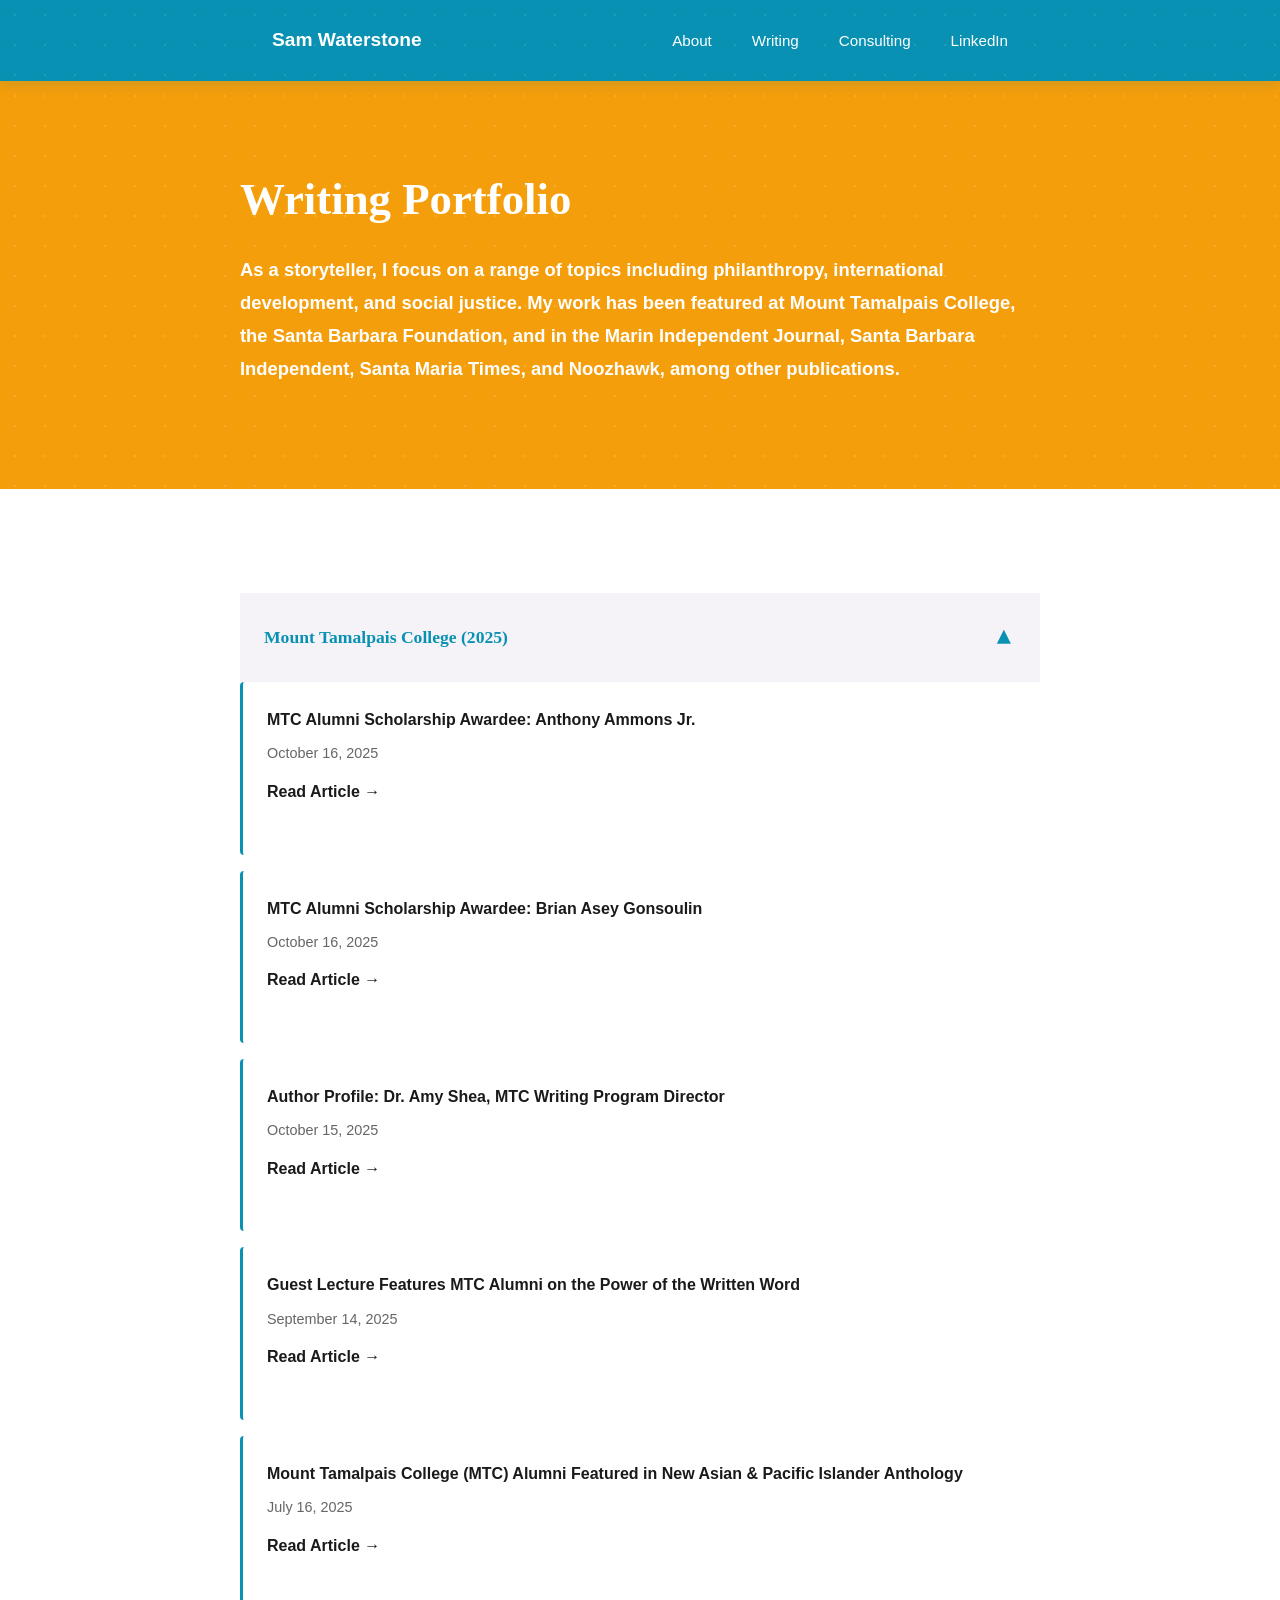
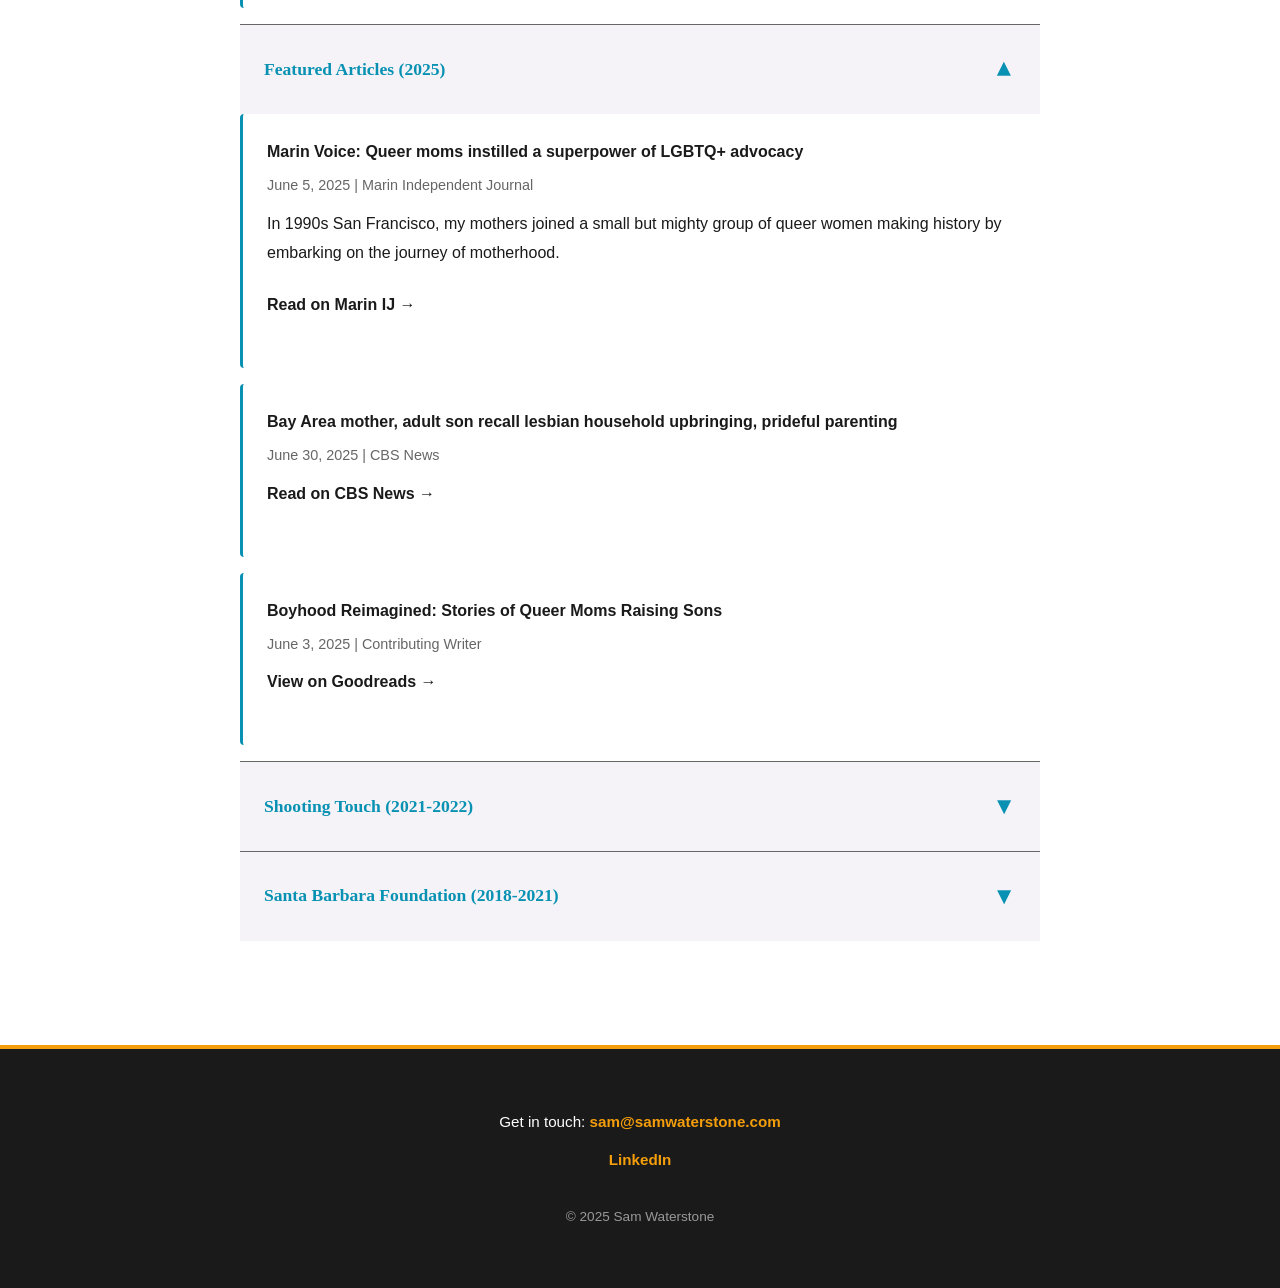
<file: writing.html>
<!DOCTYPE html>
<html lang="en">
<head>
    <meta charset="UTF-8">
    <meta name="viewport" content="width=device-width, initial-scale=1.0">
    <title>Writing | Sam Waterstone</title>
    <link rel="stylesheet" href="styles.css">
    <style>
        .accordion {
            margin: 1.5rem 0;
        }

        .accordion-item {
            border-bottom: 1px solid var(--light-gray);
        }

        .accordion-item:last-child {
            border-bottom: none;
        }

        .accordion-header {
            background: var(--light-bg);
            padding: 1.5rem;
            cursor: pointer;
            display: flex;
            justify-content: space-between;
            align-items: center;
            transition: all 0.3s ease;
            border-left: 4px solid var(--purple);
        }

        .accordion-header:hover {
            background: #ede8f5;
        }

        .accordion-header h3 {
            margin: 0;
            font-size: 1.1rem;
            color: var(--teal);
            font-weight: 700;
        }

        .accordion-toggle {
            font-size: 1.5rem;
            color: var(--teal);
            transition: transform 0.3s ease;
        }

        .accordion-item.active .accordion-toggle {
            transform: rotate(180deg);
        }

        .accordion-content {
            max-height: 0;
            overflow: hidden;
            transition: max-height 0.3s ease;
        }

        .accordion-item.active .accordion-content {
            max-height: 2000px;
        }

        .article-item {
            padding: 1.5rem;
            background: var(--white);
            margin-bottom: 1rem;
            border-left: 3px solid var(--teal);
            border-radius: 4px;
        }

        .article-item h4 {
            color: var(--navy);
            margin: 0 0 0.5rem 0;
            font-size: 1rem;
        }

        .article-item .article-date {
            color: var(--light-gray);
            font-size: 0.9rem;
            margin-bottom: 0.75rem;
        }

        .article-item a {
            color: var(--purple);
            font-weight: 600;
            text-decoration: none;
            transition: color 0.2s ease;
        }

        .article-item a:hover {
            color: var(--teal);
        }
    </style>
</head>
<body>
    <!-- Navigation -->
    <nav class="nav">
        <div class="nav-container">
            <a href="index.html" class="nav-logo">Sam Waterstone</a>
            <ul class="nav-menu">
                <li><a href="index.html#about">About</a></li>
                <li><a href="writing.html">Writing</a></li>
                <li><a href="index.html#consulting">Consulting</a></li>
                <li><a href="https://www.linkedin.com/in/samwaterstone/" target="_blank">LinkedIn</a></li>
            </ul>
        </div>
    </nav>

    <!-- Writing Header -->
    <section class="section writing-header">
        <div class="container">
            <h1>Writing Portfolio</h1>
            <p class="section-lead">As a storyteller, I focus on a range of topics including philanthropy, international development, and social justice. My work has been featured at Mount Tamalpais College, the Santa Barbara Foundation, and in the Marin Independent Journal, Santa Barbara Independent, Santa Maria Times, and Noozhawk, among other publications.</p>
        </div>
    </section>

    <!-- Articles Section -->
    <section class="section writing">
        <div class="container">
            <div class="accordion">
                
                <!-- Mount Tamalpais College Section -->
                <div class="accordion-item active">
                    <div class="accordion-header" onclick="toggleAccordion(this)">
                        <h3>Mount Tamalpais College (2025)</h3>
                        <span class="accordion-toggle">▼</span>
                    </div>
                    <div class="accordion-content">
                        <div class="article-item">
                            <h4>MTC Alumni Scholarship Awardee: Anthony Ammons Jr.</h4>
                            <div class="article-date">October 16, 2025</div>
                            <p><a href="#">Read Article →</a></p>
                        </div>
                        <div class="article-item">
                            <h4>MTC Alumni Scholarship Awardee: Brian Asey Gonsoulin</h4>
                            <div class="article-date">October 16, 2025</div>
                            <p><a href="#">Read Article →</a></p>
                        </div>
                        <div class="article-item">
                            <h4>Author Profile: Dr. Amy Shea, MTC Writing Program Director</h4>
                            <div class="article-date">October 15, 2025</div>
                            <p><a href="#">Read Article →</a></p>
                        </div>
                        <div class="article-item">
                            <h4>Guest Lecture Features MTC Alumni on the Power of the Written Word</h4>
                            <div class="article-date">September 14, 2025</div>
                            <p><a href="#">Read Article →</a></p>
                        </div>
                        <div class="article-item">
                            <h4>Mount Tamalpais College (MTC) Alumni Featured in New Asian & Pacific Islander Anthology</h4>
                            <div class="article-date">July 16, 2025</div>
                            <p><a href="#">Read Article →</a></p>
                        </div>
                    </div>
                </div>

                <!-- Featured Articles Section -->
                <div class="accordion-item active">
                    <div class="accordion-header" onclick="toggleAccordion(this)">
                        <h3>Featured Articles (2025)</h3>
                        <span class="accordion-toggle">▼</span>
                    </div>
                    <div class="accordion-content">
                        <div class="article-item">
                            <h4>Marin Voice: Queer moms instilled a superpower of LGBTQ+ advocacy</h4>
                            <div class="article-date">June 5, 2025 | Marin Independent Journal</div>
                            <p>In 1990s San Francisco, my mothers joined a small but mighty group of queer women making history by embarking on the journey of motherhood.</p>
                            <p><a href="https://www.marinij.com/2025/06/04/marin-voice-queer-moms-instilled-a-superpower-of-lgbtq-advocacy/" target="_blank">Read on Marin IJ →</a></p>
                        </div>
                        <div class="article-item">
                            <h4>Bay Area mother, adult son recall lesbian household upbringing, prideful parenting</h4>
                            <div class="article-date">June 30, 2025 | CBS News</div>
                            <p><a href="#">Read on CBS News →</a></p>
                        </div>
                        <div class="article-item">
                            <h4>Boyhood Reimagined: Stories of Queer Moms Raising Sons</h4>
                            <div class="article-date">June 3, 2025 | Contributing Writer</div>
                            <p><a href="https://www.goodreads.com/book/show/230447041-boyhood-reimagined" target="_blank">View on Goodreads →</a></p>
                        </div>
                    </div>
                </div>

                <!-- Shooting Touch Section -->
                <div class="accordion-item">
                    <div class="accordion-header" onclick="toggleAccordion(this)">
                        <h3>Shooting Touch (2021-2022)</h3>
                        <span class="accordion-toggle">▼</span>
                    </div>
                    <div class="accordion-content">
                        <div class="article-item">
                            <h4>Snippets From My Year in Rwanda</h4>
                            <div class="article-date">September 10, 2022</div>
                            <p><a href="https://shootingtouch.wordpress.com/2022/09/09/snippets-from-my-year-in-rwanda/" target="_blank">Read Article →</a></p>
                        </div>
                        <div class="article-item">
                            <h4>Whirlwind</h4>
                            <div class="article-date">June 24, 2022</div>
                            <p><a href="https://shootingtouch.wordpress.com/2022/06/04/whirlwind/" target="_blank">Read Article →</a></p>
                        </div>
                        <div class="article-item">
                            <h4>This Isn't About Me</h4>
                            <div class="article-date">March 24, 2022</div>
                            <p><a href="https://shootingtouch.wordpress.com/2022/03/24/this-isnt-about-me/" target="_blank">Read Article →</a></p>
                        </div>
                        <div class="article-item">
                            <h4>Change of Pace</h4>
                            <div class="article-date">February 11, 2022</div>
                            <p><a href="https://shootingtouch.wordpress.com/2022/02/09/change-of-pace/" target="_blank">Read Article →</a></p>
                        </div>
                        <div class="article-item">
                            <h4>It's All Coming Together</h4>
                            <div class="article-date">December 30, 2021</div>
                            <p><a href="https://shootingtouch.wordpress.com/" target="_blank">Read on Shooting Touch Blog →</a></p>
                        </div>
                    </div>
                </div>

                <!-- Santa Barbara Foundation Section -->
                <div class="accordion-item">
                    <div class="accordion-header" onclick="toggleAccordion(this)">
                        <h3>Santa Barbara Foundation (2018-2021)</h3>
                        <span class="accordion-toggle">▼</span>
                    </div>
                    <div class="accordion-content">
                        <div class="article-item">
                            <h4>Santa Barbara Foundation (SBF) COVID-19 Impact Report</h4>
                            <div class="article-date">December 1, 2021</div>
                            <p><a href="#">Read Article →</a></p>
                        </div>
                        <div class="article-item">
                            <h4>Our Community Saved the San Marcos Foothills</h4>
                            <div class="article-date">November 3, 2021</div>
                            <p><a href="#">Read Article →</a></p>
                        </div>
                        <div class="article-item">
                            <h4>Fourth-generation Santa Maria resident John Will continues tradition of service</h4>
                            <div class="article-date">October 30, 2021</div>
                            <p><a href="#">Read Article →</a></p>
                        </div>
                        <div class="article-item">
                            <h4>Tim Murphy passionate about helping youth, giving back</h4>
                            <div class="article-date">October 21, 2021</div>
                            <p><a href="#">Read Article →</a></p>
                        </div>
                        <div class="article-item">
                            <h4>Transforming the Lives of Women and their Infants</h4>
                            <div class="article-date">September 20, 2021</div>
                            <p><a href="#">Read Article →</a></p>
                        </div>
                        <div class="article-item">
                            <h4>Fighting For Our Future, One Kid at a Time</h4>
                            <div class="article-date">July 21, 2021</div>
                            <p><a href="#">Read Article →</a></p>
                        </div>
                        <div class="article-item">
                            <h4>A Major Upgrade for Guadalupe's Historic Community Hub</h4>
                            <div class="article-date">July 1, 2021</div>
                            <p><a href="#">Read Article →</a></p>
                        </div>
                        <div class="article-item">
                            <h4>Pioneering Agency Lifts African American Youth</h4>
                            <div class="article-date">June 10, 2021</div>
                            <p><a href="#">Read Article →</a></p>
                        </div>
                        <div class="article-item">
                            <h4>SB Botanic Garden Ditches Gas-Powered Equipment for Electric</h4>
                            <div class="article-date">April 21, 2021</div>
                            <p><a href="#">Read Article →</a></p>
                        </div>
                        <div class="article-item">
                            <h4>Cross-Sector Partnership Supports Small Businesses in SB County</h4>
                            <div class="article-date">March 9, 2021</div>
                            <p><a href="#">Read Article →</a></p>
                        </div>
                        <div class="article-item">
                            <h4>Collaboration for Social Impact Bolsters Nonprofit Community</h4>
                            <div class="article-date">March 8, 2021</div>
                            <p><a href="#">Read Article →</a></p>
                        </div>
                        <div class="article-item">
                            <h4>Food Action Network Opening Membership to All County Residents</h4>
                            <div class="article-date">February 3, 2021</div>
                            <p><a href="#">Read Article →</a></p>
                        </div>
                        <div class="article-item">
                            <h4>Veterans' Advocate Kathy Simas Retires After 20 Years of Service</h4>
                            <div class="article-date">January 26, 2021</div>
                            <p><a href="#">Read Article →</a></p>
                        </div>
                        <div class="article-item">
                            <h4>Disaster Planning Guides Successful Response at Good Sam</h4>
                            <div class="article-date">December 8, 2020</div>
                            <p><a href="#">Read Article →</a></p>
                        </div>
                        <div class="article-item">
                            <h4>COVID-19 Joint Response Effort Grants $19M for Santa Barbara County</h4>
                            <div class="article-date">October 31, 2020</div>
                            <p><a href="#">Read Article →</a></p>
                        </div>
                        <div class="article-item">
                            <h4>Newly-Rebranded "CommUnify" is Here for Our Neighbors in Need</h4>
                            <div class="article-date">October 13, 2020</div>
                            <p><a href="#">Read Article →</a></p>
                        </div>
                        <div class="article-item">
                            <h4>CAUSE Fights for Systemic Change on the Central Coast</h4>
                            <div class="article-date">September 18, 2020</div>
                            <p><a href="#">Read Article →</a></p>
                        </div>
                        <div class="article-item">
                            <h4>Cheri Savage and Her 23 Years of Service at SBF</h4>
                            <div class="article-date">August 14, 2020</div>
                            <p><a href="#">Read Article →</a></p>
                        </div>
                        <div class="article-item">
                            <h4>Doctors Without Walls Was Built For This</h4>
                            <div class="article-date">June 29, 2020</div>
                            <p><a href="#">Read Article →</a></p>
                        </div>
                        <div class="article-item">
                            <h4>Girls Inc. Celebrates Girls' and Women's Power to Inspire Change</h4>
                            <div class="article-date">June 11, 2020</div>
                            <p><a href="#">Read Article →</a></p>
                        </div>
                        <div class="article-item">
                            <h4>Trustee Spotlight: Ernesto Paredes</h4>
                            <div class="article-date">June 8, 2020</div>
                            <p><a href="#">Read Article →</a></p>
                        </div>
                        <div class="article-item">
                            <h4>Collaboration Key in Getting Homeless Services Back in Operation</h4>
                            <div class="article-date">May 26, 2020</div>
                            <p><a href="#">Read Article →</a></p>
                        </div>
                        <div class="article-item">
                            <h4>Local DJ Hosts Livestream to Support COVID-19 Response</h4>
                            <div class="article-date">May 20, 2020</div>
                            <p><a href="#">Read Article →</a></p>
                        </div>
                        <div class="article-item">
                            <h4>NPRNSB Supports Robust Nonprofit Sector's Collaborative Culture</h4>
                            <div class="article-date">May 7, 2020</div>
                            <p><a href="#">Read Article →</a></p>
                        </div>
                        <div class="article-item">
                            <h4>The Crisis Presents an Opportunity to Prioritize Equality</h4>
                            <div class="article-date">April 29, 2020</div>
                            <p><a href="#">Read Article →</a></p>
                        </div>
                        <div class="article-item">
                            <h4>County Connections Report: COVID-19 & How You Can Help</h4>
                            <div class="article-date">April 21, 2020</div>
                            <p><a href="#">Read Article →</a></p>
                        </div>
                        <div class="article-item">
                            <h4>Boys & Girls Clubs Mid-Central Coast Supports Families in Need</h4>
                            <div class="article-date">2020</div>
                            <p><a href="#">Read Article →</a></p>
                        </div>
                        <div class="article-item">
                            <h4>Foodbank of Santa Barbara County Launches Disaster Response Plan</h4>
                            <div class="article-date">2020</div>
                            <p><a href="#">Read Article →</a></p>
                        </div>
                        <div class="article-item">
                            <h4>United Boys & Girls Clubs of SB County Feed Hungry Kids</h4>
                            <div class="article-date">2020</div>
                            <p><a href="#">Read Article →</a></p>
                        </div>
                        <div class="article-item">
                            <h4>Cuyama-Based Nonprofit Advocates for Regenerative Solution for the Housing Crisis</h4>
                            <div class="article-date">February 25, 2020</div>
                            <p><a href="#">Read Article →</a></p>
                        </div>
                        <div class="article-item">
                            <h4>Community Education Forums on Homelessness, Food Insecurity</h4>
                            <div class="article-date">February 6, 2020</div>
                            <p><a href="#">Read Article →</a></p>
                        </div>
                        <div class="article-item">
                            <h4>We Care: Two Years Later, SBF Continues to Support Disaster Survivors</h4>
                            <div class="article-date">October 24, 2019</div>
                            <p><a href="#">Read Article →</a></p>
                        </div>
                        <div class="article-item">
                            <h4>Local Agency Helping Teens Answer the Question, "What is LOVE?"</h4>
                            <div class="article-date">October 9, 2019</div>
                            <p><a href="#">Read Article →</a></p>
                        </div>
                        <div class="article-item">
                            <h4>New Beginnings Celebrates 15 Years Providing a Safe Parking Program</h4>
                            <div class="article-date">July 29, 2019</div>
                            <p><a href="#">Read Article →</a></p>
                        </div>
                        <div class="article-item">
                            <h4>SB ACT Spearheads Coalition to Fight Human Trafficking</h4>
                            <div class="article-date">July 29, 2019</div>
                            <p><a href="#">Read Article →</a></p>
                        </div>
                        <div class="article-item">
                            <h4>Sustainable Future Aims to Unify Community Action</h4>
                            <div class="article-date">May 17, 2019</div>
                            <p><a href="#">Read Article →</a></p>
                        </div>
                        <div class="article-item">
                            <h4>Family Service Agency Strengthening Family & Services in North County</h4>
                            <div class="article-date">May 1, 2019</div>
                            <p><a href="#">Read Article →</a></p>
                        </div>
                        <div class="article-item">
                            <h4>CALM Addresses Childhood Trauma Countywide</h4>
                            <div class="article-date">May 1, 2019</div>
                            <p><a href="#">Read Article →</a></p>
                        </div>
                        <div class="article-item">
                            <h4>Demand for Latinx Mental Health Services Reaches "All-Time High"</h4>
                            <div class="article-date">April 9, 2019</div>
                            <p><a href="#">Read Article →</a></p>
                        </div>
                        <div class="article-item">
                            <h4>Local Student Organizes Winter Coat Drive for Homeless Veterans</h4>
                            <div class="article-date">February 19, 2019</div>
                            <p><a href="#">Read Article →</a></p>
                        </div>
                        <div class="article-item">
                            <h4>Michael Towbes' Legacy of Giving Lives On</h4>
                            <div class="article-date">January 15, 2019</div>
                            <p><a href="#">Read Article →</a></p>
                        </div>
                        <div class="article-item">
                            <h4>Winter Music Showcase Benefits Grace Fisher Foundation & Friends</h4>
                            <div class="article-date">December 17, 2018</div>
                            <p><a href="#">Read Article →</a></p>
                        </div>
                        <div class="article-item">
                            <h4>Community Conversations with Jackie Carrera</h4>
                            <div class="article-date">November 5, 2018</div>
                            <p><a href="#">Read Article →</a></p>
                        </div>
                        <div class="article-item">
                            <h4>10 Years of Core Support for Basic Needs Grants</h4>
                            <div class="article-date">September 26, 2018</div>
                            <p><a href="#">Read Article →</a></p>
                        </div>
                        <div class="article-item">
                            <h4>Donor Spotlight: Bill Cirone</h4>
                            <div class="article-date">September 10, 2018</div>
                            <p><a href="#">Read Article →</a></p>
                        </div>
                        <div class="article-item">
                            <h4>2018 Breitling Scholar Sofia MakePeace</h4>
                            <div class="article-date">June 28, 2018</div>
                            <p><a href="#">Read Article →</a></p>
                        </div>
                    </div>
                </div>

            </div>
        </div>
    </section>

    <!-- Footer -->
    <footer class="footer">
        <div class="container">
            <p>Get in touch: <a href="mailto:sam@samwaterstone.com">sam@samwaterstone.com</a></p>
            <p><a href="https://www.linkedin.com/in/samwaterstone/" target="_blank">LinkedIn</a></p>
            <p class="footer-note">© 2025 Sam Waterstone</p>
        </div>
    </footer>

    <script>
        function toggleAccordion(header) {
            const item = header.parentElement;
            item.classList.toggle('active');
        }
    </script>

</body>
</html>
</file>
<file: styles.css>
* {
    margin: 0;
    padding: 0;
    box-sizing: border-box;
}

:root {
    --teal: #0891B2;
    --amber: #F59E0B;
    --navy: #1a1a1a;
    --white: #ffffff;
    --light-bg: #f5f3f8;
    --text: #1a1a1a;
    --light-gray: #666666;
}

html {
    scroll-behavior: smooth;
}

body {
    font-family: -apple-system, BlinkMacSystemFont, "Segoe UI", "Helvetica Neue", sans-serif;
    line-height: 1.7;
    color: var(--text);
    background-color: var(--white);
}

/* Navigation */
.nav {
    background-color: var(--teal);
    background-image: 
        radial-gradient(circle, rgba(255, 255, 255, 0.1) 1px, transparent 1px);
    background-size: 30px 30px;
    box-shadow: 0 4px 12px rgba(13, 123, 143, 0.15);
    position: sticky;
    top: 0;
    z-index: 100;
}

.nav-container {
    max-width: 800px;
    margin: 0 auto;
    padding: 1.5rem 2rem;
    display: flex;
    justify-content: space-between;
    align-items: center;
}

.nav-logo {
    font-size: 1.2rem;
    font-weight: 700;
    color: var(--white);
    text-decoration: none;
}

.nav-menu {
    display: flex;
    list-style: none;
    gap: 2.5rem;
}

.nav-menu li {
    position: relative;
}

.nav-menu a {
    color: var(--white);
    text-decoration: none;
    font-size: 0.95rem;
    transition: all 0.2s ease;
    font-weight: 500;
}

.nav-menu a:hover {
    color: var(--amber);
}

/* Dropdown Menu */
.dropdown {
    position: relative;
}

.dropdown > a::after {
    content: ' ▼';
    font-size: 0.7rem;
    margin-left: 0.3rem;
    transition: transform 0.3s ease;
}

.dropdown:hover > a::after {
    transform: rotate(180deg);
}

.dropdown-content {
    position: absolute;
    top: 100%;
    left: 0;
    background: rgba(255, 255, 255, 0.95);
    min-width: 180px;
    box-shadow: 0 8px 16px rgba(0, 0, 0, 0.15);
    border-radius: 4px;
    margin-top: 0.5rem;
    opacity: 0;
    visibility: hidden;
    transform: translateY(-10px);
    transition: all 0.3s ease;
    z-index: 1000;
}

.dropdown:hover .dropdown-content {
    opacity: 1;
    visibility: visible;
    transform: translateY(0);
}

.dropdown-content a {
    display: block;
    color: var(--text);
    padding: 0.75rem 1rem;
    text-decoration: none;
    font-size: 0.9rem;
    transition: background 0.2s ease;
}

.dropdown-content a:first-child {
    border-radius: 4px 4px 0 0;
}

.dropdown-content a:last-child {
    border-radius: 0 0 4px 4px;
}

.dropdown-content a:hover {
    background: #f0f0f0;
    color: var(--amber);
}

/* Hero Section */
.hero {
    padding: 5rem 2rem;
    background-color: var(--teal);
    background-image: 
        radial-gradient(circle, rgba(255, 255, 255, 0.1) 1px, transparent 1px);
    background-size: 30px 30px;
    text-align: center;
    position: relative;
    overflow: hidden;
}

.hero::before {
    content: '';
    position: absolute;
    top: -50%;
    right: -10%;
    width: 400px;
    height: 400px;
    background: rgba(255, 255, 255, 0.02);
    border-radius: 50%;
    pointer-events: none;
}

.hero-content {
    max-width: 900px;
    margin: 0 auto;
    position: relative;
    z-index: 1;
}

.hero-image {
    width: 320px;
    height: 320px;
    border-radius: 50%;
    object-fit: cover;
    margin-bottom: 2.5rem;
    border: 6px solid var(--white);
    box-shadow: 0 12px 40px rgba(0, 0, 0, 0.25);
    transition: transform 0.3s ease;
}

.hero-image:hover {
    transform: scale(1.02);
}

.hero h1 {
    font-size: 3.2rem;
    font-weight: 800;
    color: var(--white);
    margin-bottom: 0.5rem;
    font-family: Georgia, "Times New Roman", serif;
    line-height: 1.1;
    letter-spacing: -1px;
    position: relative;
    display: inline-block;
}

.hero h1::after {
    content: '';
    position: absolute;
    bottom: -12px;
    left: 50%;
    transform: translateX(-50%);
    width: 120px;
    height: 5px;
    background: var(--amber);
    border-radius: 3px;
}

.hero-subtitle {
    font-size: 1.35rem;
    color: var(--white);
    margin: 2rem 0 0 0;
    font-weight: 500;
    letter-spacing: 0.3px;
}

/* Sections */
.section {
    padding: 5rem 2rem;
    border-top: none;
}

.container {
    max-width: 800px;
    margin: 0 auto;
}

.section h2 {
    font-size: 2.5rem;
    font-weight: 800;
    color: var(--navy);
    margin-bottom: 2rem;
    font-family: Georgia, "Times New Roman", serif;
    position: relative;
    display: inline-block;
}

.section h3 {
    font-size: 1.5rem;
    color: var(--teal);
    margin-top: 1.5rem;
    margin-bottom: 1rem;
    font-family: Georgia, "Times New Roman", serif;
    font-weight: 700;
}

.section-lead {
    font-size: 1.2rem;
    color: var(--coral);
    margin-bottom: 1.5rem;
    font-weight: 600;
}

.section p {
    margin-bottom: 1.5rem;
    line-height: 1.8;
}

.about-page h2 {
    font-size: 1.8rem;
    margin-top: 2rem;
    margin-bottom: 1rem;
}

/* Consulting Section */
.consulting {
    background: var(--white);
}

.service-item {
    background: var(--light-bg);
    padding: 1.5rem;
    margin-bottom: 1.5rem;
    border-left: 4px solid var(--amber);
    border-radius: 4px;
}

.service-item h4 {
    color: var(--teal);
    margin: 0 0 0.5rem 0;
    font-size: 1.1rem;
    font-weight: 700;
}

.service-item h4 a {
    color: var(--teal);
    text-decoration: none;
}

.service-item h4 a:hover {
    text-decoration: underline;
}

.service-item p {
    margin: 0.5rem 0 1rem 0;
    color: var(--text);
    line-height: 1.7;
}

.expertise-grid {
    display: grid;
    grid-template-columns: repeat(auto-fit, minmax(220px, 1fr));
    gap: 1.5rem;
    margin: 2rem 0;
}

.expertise-item {
    text-align: center;
    padding: 1.5rem;
    background: var(--white);
    border-radius: 8px;
    box-shadow: 0 2px 8px rgba(0, 0, 0, 0.05);
    transition: all 0.3s ease;
}

.expertise-item:hover {
    transform: translateY(-4px);
    box-shadow: 0 4px 16px rgba(26, 187, 196, 0.15);
}

.expertise-icon {
    font-size: 2.5rem;
    margin-bottom: 0.75rem;
    display: block;
}

.expertise-item p {
    margin: 0;
    color: var(--text);
    font-weight: 500;
    font-size: 0.95rem;
}

.service-list {
    list-style: none;
    margin: 1.5rem 0 2rem 0;
    display: grid;
    grid-template-columns: repeat(auto-fit, minmax(250px, 1fr));
    gap: 1rem;
}

.service-list li {
    padding: 1.25rem;
    background: var(--white);
    border-left: 4px solid var(--amber);
    border-radius: 4px;
    color: var(--text);
    font-weight: 500;
    box-shadow: 0 2px 8px rgba(0, 0, 0, 0.05);
}

/* Writing Section */
.writing {
    background: var(--white);
}

.article {
    background: var(--light-bg);
    padding: 2.5rem;
    margin-bottom: 2rem;
    border-left: 6px solid var(--amber);
    border-radius: 4px;
    box-shadow: 0 4px 12px rgba(0, 0, 0, 0.08);
    transition: all 0.3s ease;
}

.article:hover {
    transform: translateY(-4px);
    box-shadow: 0 8px 20px rgba(168, 85, 247, 0.2);
}

.article h3 {
    color: var(--teal);
    margin-top: 0;
    margin-bottom: 0.5rem;
    font-size: 1.4rem;
}

.article-meta {
    font-size: 0.9rem;
    color: var(--light-gray);
    margin-bottom: 1.25rem;
    display: block;
    font-weight: 500;
}

.article-excerpt {
    color: var(--text);
    margin-bottom: 1.25rem;
    font-style: italic;
    line-height: 1.8;
    color: #555;
}

.read-more {
    color: var(--amber);
    text-decoration: none;
    font-weight: 600;
    transition: all 0.2s ease;
    display: inline-block;
    font-size: 0.95rem;
}

.read-more:hover {
    transform: translateX(6px);
    color: var(--teal);
}

/* Footer */
.footer {
    background: var(--navy);
    padding: 3rem 2rem;
    border-top: 4px solid var(--amber);
    text-align: center;
    color: var(--white);
    font-size: 0.95rem;
}

.footer p {
    margin: 0.75rem 0;
}

.footer a {
    color: var(--amber);
    text-decoration: none;
    transition: color 0.2s ease;
    font-weight: 600;
}

.footer a:hover {
    color: var(--white);
}

.footer-note {
    margin-top: 2rem !important;
    font-size: 0.85rem;
    color: #999;
}

/* Responsive Design */
@media (max-width: 768px) {
    .nav-menu {
        gap: 1.5rem;
        font-size: 0.9rem;
    }

    .hero h1 {
        font-size: 1.8rem;
    }

    .hero-subtitle {
        font-size: 1rem;
    }

    .section {
        padding: 3rem 2rem;
    }

    .section h2 {
        font-size: 1.5rem;
    }

    .article {
        padding: 1.5rem;
    }
}

@media (max-width: 480px) {
    .nav-container {
        flex-direction: column;
        gap: 1rem;
        padding: 1rem;
    }

    .nav-menu {
        flex-direction: column;
        gap: 1rem;
        width: 100%;
    }

    .nav-menu a {
        display: block;
        padding: 0.5rem 0;
    }

    .hero h1 {
        font-size: 1.5rem;
    }

    .hero-image {
        width: 150px;
        height: 150px;
    }
}

/* Print Styles */
@media print {
    .nav {
        display: none;
    }

    .section {
        page-break-inside: avoid;
    }
}

/* Accessibility */
@media (prefers-reduced-motion: reduce) {
    * {
        animation-duration: 0.01ms !important;
        animation-iteration-count: 1 !important;
        transition-duration: 0.01ms !important;
    }
}

/* Writing Header */
.writing-header {
    background-color: var(--amber);
    background-image: 
        radial-gradient(circle, rgba(255, 255, 255, 0.15) 1px, transparent 1px);
    background-size: 30px 30px;
    color: var(--white);
}

.writing-header h1 {
    font-size: 2.8rem;
    font-weight: 800;
    margin: 0 0 1rem 0;
    font-family: Georgia, "Times New Roman", serif;
}

.writing-header .section-lead {
    color: var(--white);
    font-size: 1.15rem;
}

/* Blog Header */
.blog-header {
    background-color: var(--teal);
    background-image: 
        radial-gradient(circle, rgba(255, 255, 255, 0.1) 1px, transparent 1px);
    background-size: 30px 30px;
    color: var(--white);
}

.blog-header h1 {
    font-size: 2.8rem;
    font-weight: 800;
    margin: 0 0 1rem 0;
    font-family: Georgia, "Times New Roman", serif;
}

.blog-header .section-lead {
    color: var(--white);
    font-size: 1.15rem;
}

/* Blog Post Styling */
.blog-post {
    background: var(--white);
    padding: 3rem;
    margin-bottom: 2.5rem;
    border-radius: 8px;
    box-shadow: 0 4px 16px rgba(0, 0, 0, 0.08);
    transition: all 0.3s ease;
    border-left: 6px solid var(--amber);
}

.blog-post:hover {
    transform: translateY(-4px);
    box-shadow: 0 8px 24px rgba(13, 123, 143, 0.12);
}

.blog-post h2 {
    color: var(--teal);
    font-size: 2rem;
    font-family: Georgia, "Times New Roman", serif;
    font-weight: 800;
    margin: 0 0 0.5rem 0;
}

.blog-post .article-meta {
    color: var(--light-gray);
    font-size: 0.95rem;
    margin-bottom: 1.5rem;
}

button:focus-visible {
    outline: 2px solid var(--amber);
    outline-offset: 2px;
}

a:focus-visible {
    outline: 2px solid var(--amber);
    outline-offset: 2px;
}
</file>
